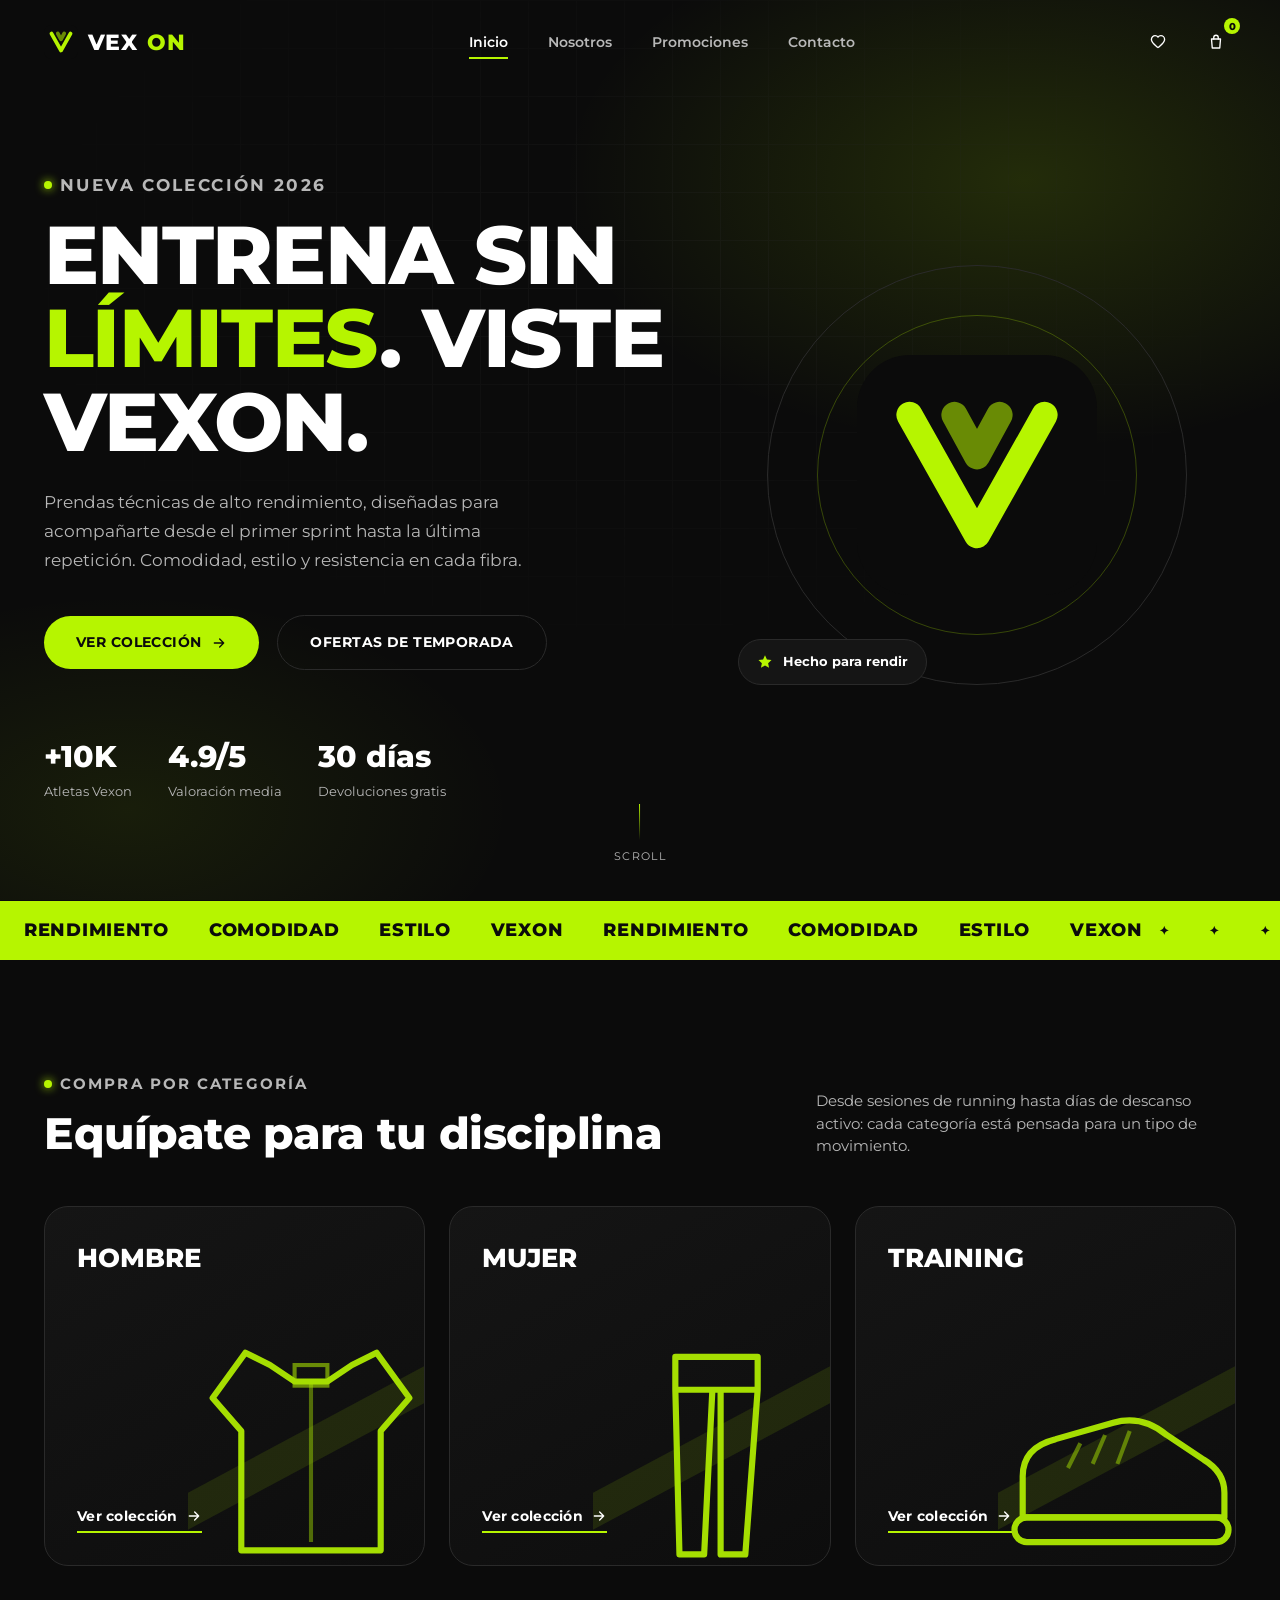
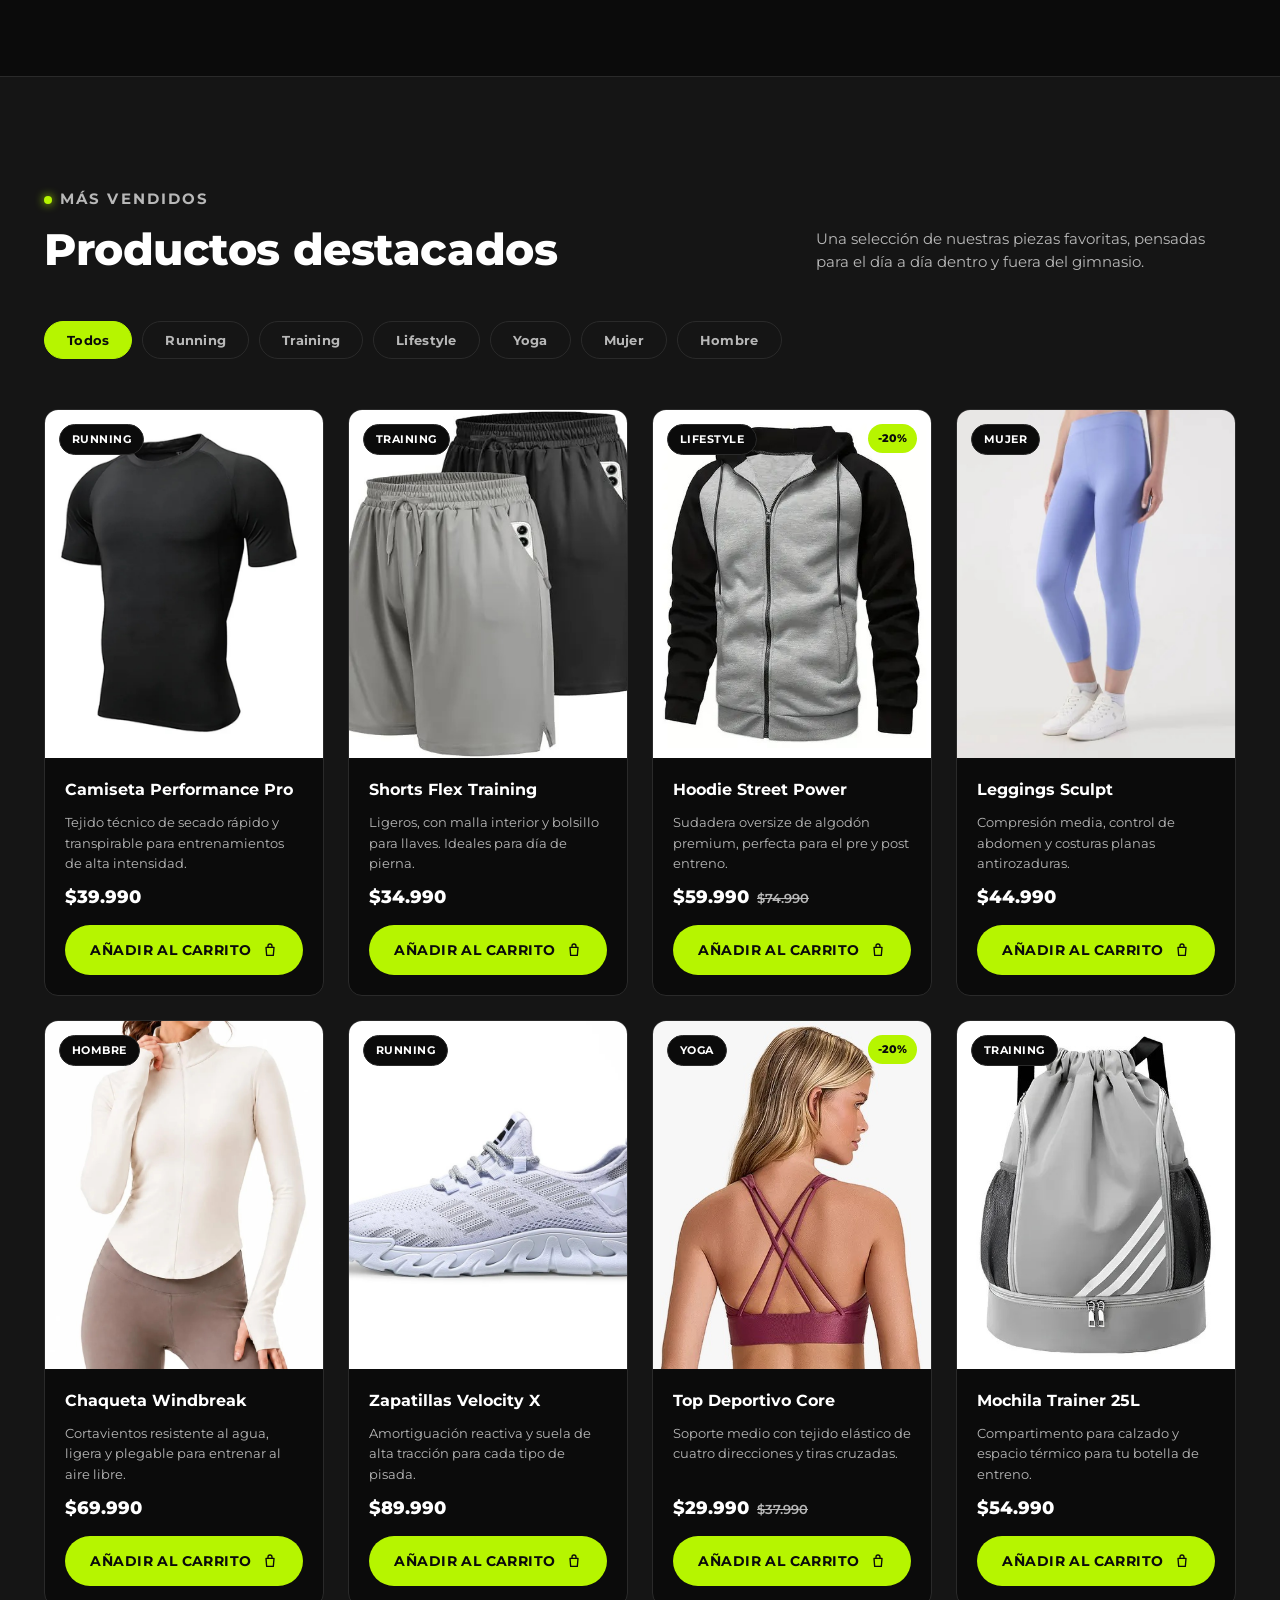
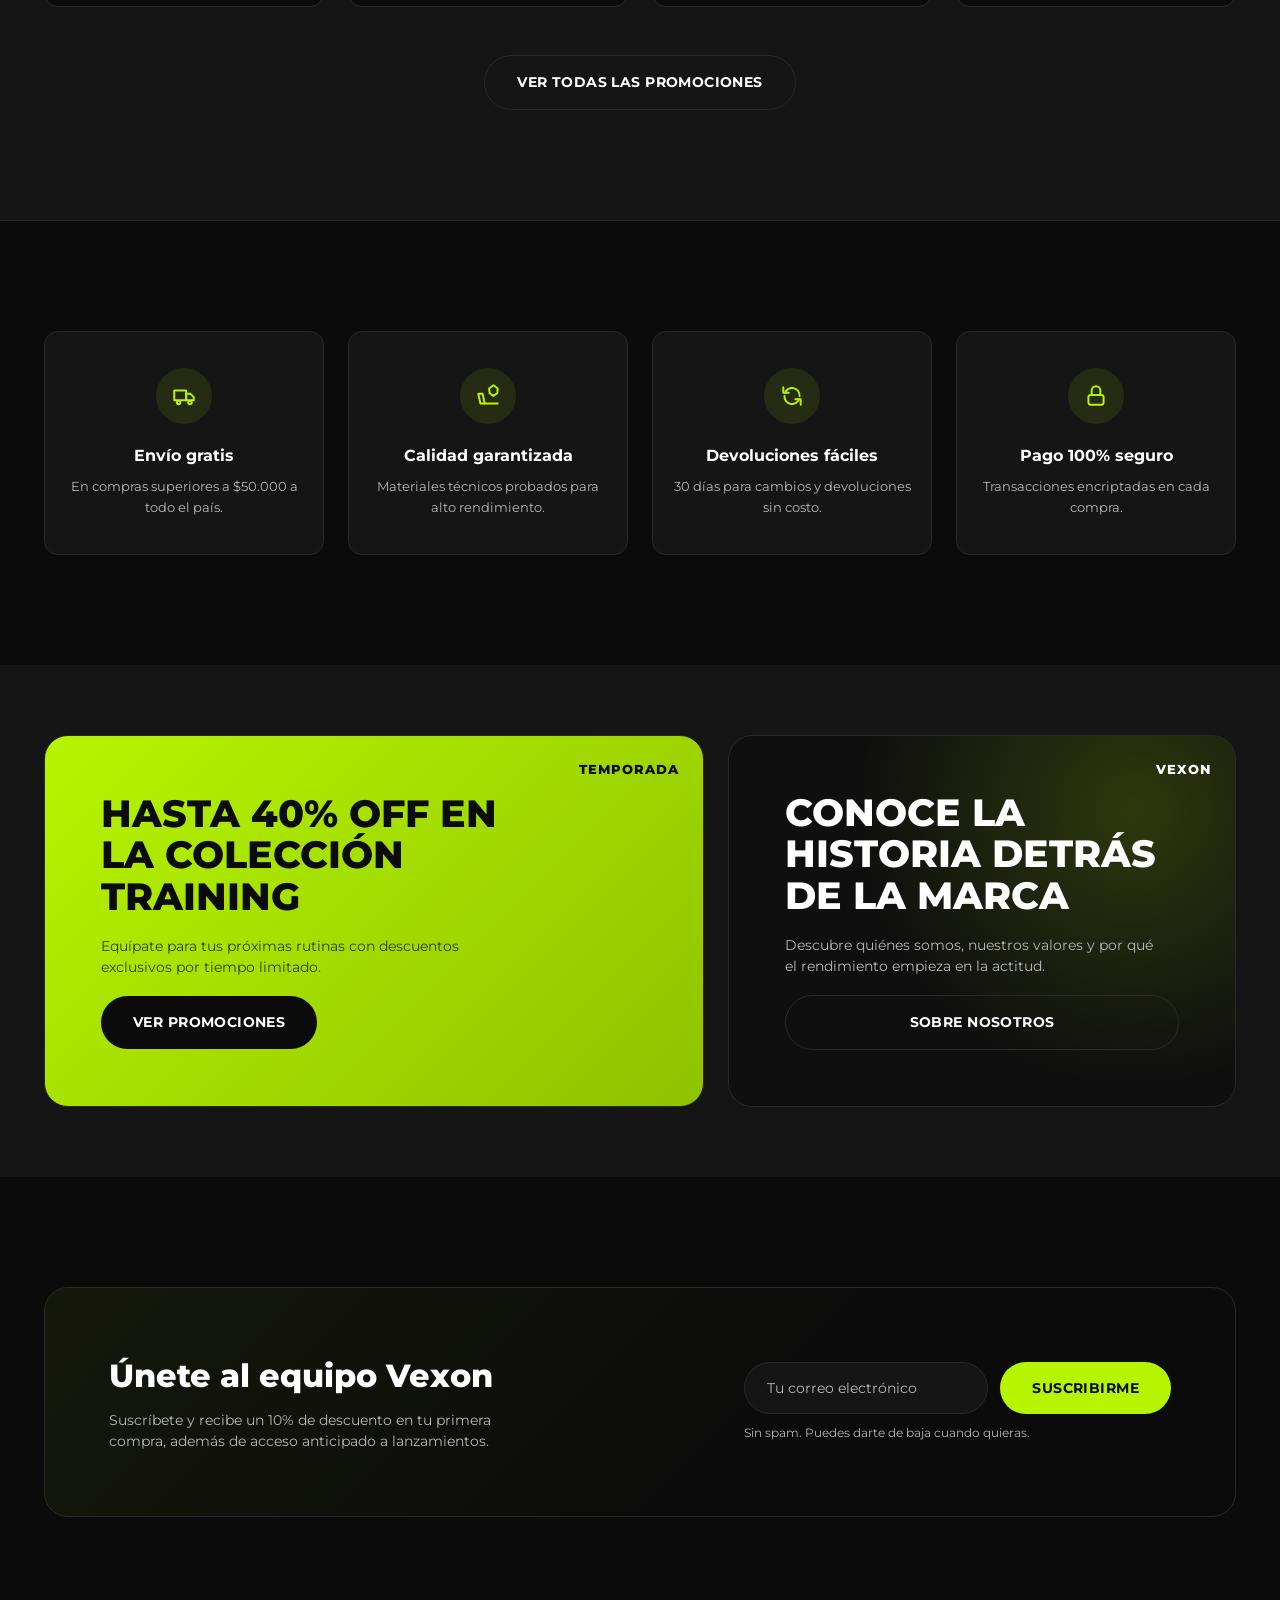
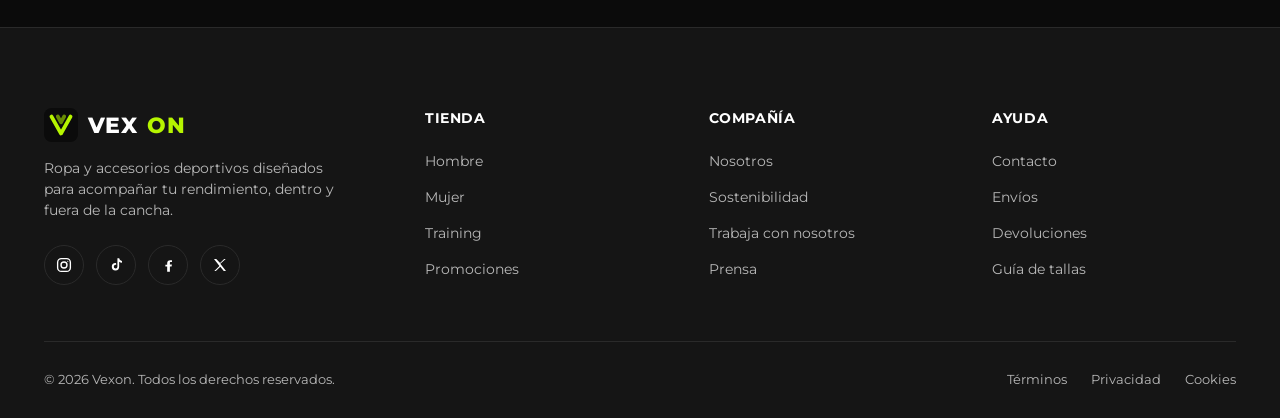
<file: index.html>
<!DOCTYPE html>
<html lang="es">
<head>
  <meta charset="UTF-8" />
  <meta name="viewport" content="width=device-width, initial-scale=1.0" />
  <title>Vexon | Ropa deportiva de alto rendimiento</title>
  <meta name="description" content="Vexon — ropa y accesorios deportivos diseñados para rendir al máximo. Running, training y lifestyle en una sola marca." />
  <link rel="icon" type="image/svg+xml" href="assets/icons/logo-mark.svg" />

  <link rel="preconnect" href="https://fonts.googleapis.com" />
  <link rel="preconnect" href="https://fonts.gstatic.com" crossorigin />
  <link href="https://fonts.googleapis.com/css2?family=Montserrat:wght@400;500;600;700;800&display=swap" rel="stylesheet" />

  <link rel="stylesheet" href="styles/index.css" />
  <link rel="stylesheet" href="styles/header.css" />
</head>
<body>

  <!-- ============================= HEADER ============================= -->
  <header class="header" id="header">
    <div class="container nav">
      <a href="#inicio" class="brand">
        <img src="assets/icons/logo-mark.svg" alt="" width="34" height="34" />
        VEX<span>ON</span>
      </a>

      <nav class="nav-links" id="navLinks">
        <a href="#inicio" class="is-active">Inicio</a>
        <a href="nosotros.html">Nosotros</a>
        <a href="promociones.html">Promociones</a>
        <a href="promociones.html#contacto">Contacto</a>
      </nav>

      <div class="nav-actions">
        <button class="icon-btn" id="wishlistHeaderBtn" aria-label="Favoritos" type="button">
          <svg viewBox="0 0 24 24" fill="none" stroke="currentColor" stroke-width="1.8" stroke-linecap="round" stroke-linejoin="round"><path d="M20.8 8.6c0 4-4.2 6.9-8.3 10.5-.3.3-.7.3-1 0C7.4 15.5 3.2 12.6 3.2 8.6 3.2 5.5 5.6 3.5 8.2 3.5c1.6 0 3 .8 3.8 2 .8-1.2 2.2-2 3.8-2 2.6 0 5 2 5 5.1Z"/></svg>
        </button>
        <button class="icon-btn" id="cartBtn" aria-label="Carrito de compras" type="button">
          <svg viewBox="0 0 24 24" fill="none" stroke="currentColor" stroke-width="1.8" stroke-linecap="round" stroke-linejoin="round"><path d="M6 8h12l-1 12H7L6 8Z"/><path d="M9 8V6a3 3 0 1 1 6 0v2"/></svg>
          <span class="cart-count" id="cartCount">0</span>
        </button>
        <button class="nav-toggle" id="navToggle" aria-label="Abrir menú" aria-expanded="false">
          <svg class="icon-open" viewBox="0 0 24 24" fill="none" stroke="currentColor" stroke-width="1.8" stroke-linecap="round"><path d="M3 6h18M3 12h18M3 18h18"/></svg>
          <svg class="icon-close" viewBox="0 0 24 24" fill="none" stroke="currentColor" stroke-width="1.8" stroke-linecap="round"><path d="M6 6l12 12M18 6 6 18"/></svg>
        </button>
      </div>
    </div>
  </header>

  <main>
    <!-- ============================= HERO ============================= -->
    <section id="inicio" class="hero">
      <div class="container hero-grid">
        <div class="hero-content">
          <p class="eyebrow">Nueva colección 2026</p>
          <h1>Entrena sin <em>límites</em>. Viste Vexon.</h1>
          <p>
            Prendas técnicas de alto rendimiento, diseñadas para acompañarte desde el
            primer sprint hasta la última repetición. Comodidad, estilo y resistencia
            en cada fibra.
          </p>

          <div class="hero-actions">
            <a href="#productos" class="btn btn-primary">
              Ver colección
              <svg viewBox="0 0 24 24" fill="none" stroke="currentColor" stroke-width="2" stroke-linecap="round" stroke-linejoin="round"><path d="M5 12h14M13 6l6 6-6 6"/></svg>
            </a>
            <a href="promociones.html" class="btn btn-outline">Ofertas de temporada</a>
          </div>

          <div class="hero-stats reveal">
            <div>
              <strong>+10K</strong>
              <span>Atletas Vexon</span>
            </div>
            <div>
              <strong>4.9/5</strong>
              <span>Valoración media</span>
            </div>
            <div>
              <strong>30 días</strong>
              <span>Devoluciones gratis</span>
            </div>
          </div>
        </div>

        <div class="hero-visual">
          <div class="glow-ring"></div>
          <div class="glow-ring"></div>
          <div class="hero-mark">
            <img src="assets/icons/logo-mark.svg" alt="Símbolo Vexon" />
          </div>
          <div class="hero-badge">
            <svg viewBox="0 0 24 24" fill="currentColor"><path d="M12 2l2.9 6.3 6.9.8-5.1 4.7 1.4 6.8L12 17.3 5.9 20.6l1.4-6.8-5.1-4.7 6.9-.8L12 2Z"/></svg>
            Hecho para rendir
          </div>
        </div>
      </div>

      <a href="#categorias" class="scroll-cue">
        <span class="line"></span>
        Scroll
      </a>
    </section>

    <!-- ============================= MARQUEE ============================= -->
    <div class="marquee">
      <div class="marquee-track" id="marqueeTrack">
        <span>Rendimiento <span>Comodidad <span>Estilo <span>Vexon <span>Rendimiento <span>Comodidad <span>Estilo <span>Vexon </span></span></span></span></span></span></span></span>
      </div>
    </div>

    <!-- ============================= CATEGORÍAS ============================= -->
    <section id="categorias" class="section categories">
      <div class="container">
        <div class="section-head reveal">
          <div>
            <p class="eyebrow">Compra por categoría</p>
            <h2>Equípate para tu disciplina</h2>
          </div>
          <p>Desde sesiones de running hasta días de descanso activo: cada categoría está pensada para un tipo de movimiento.</p>
        </div>

        <div class="category-grid">
          <article class="category-card reveal">
            <h3>Hombre</h3>
            <img class="category-icon" src="assets/images/product-jacket.svg" alt="" />
            <a href="#productos" class="text-link">
              Ver colección
              <svg viewBox="0 0 24 24" fill="none" stroke="currentColor" stroke-width="2" stroke-linecap="round" stroke-linejoin="round"><path d="M5 12h14M13 6l6 6-6 6"/></svg>
            </a>
          </article>

          <article class="category-card reveal">
            <h3>Mujer</h3>
            <img class="category-icon" src="assets/images/product-leggings.svg" alt="" />
            <a href="#productos" class="text-link">
              Ver colección
              <svg viewBox="0 0 24 24" fill="none" stroke="currentColor" stroke-width="2" stroke-linecap="round" stroke-linejoin="round"><path d="M5 12h14M13 6l6 6-6 6"/></svg>
            </a>
          </article>

          <article class="category-card reveal">
            <h3>Training</h3>
            <img class="category-icon" src="assets/images/product-sneakers.svg" alt="" />
            <a href="#productos" class="text-link">
              Ver colección
              <svg viewBox="0 0 24 24" fill="none" stroke="currentColor" stroke-width="2" stroke-linecap="round" stroke-linejoin="round"><path d="M5 12h14M13 6l6 6-6 6"/></svg>
            </a>
          </article>
        </div>
      </div>
    </section>

    <!-- ============================= PRODUCTOS ============================= -->
    <section id="productos" class="section products">
      <div class="container">
        <div class="section-head reveal">
          <div>
            <p class="eyebrow">Más vendidos</p>
            <h2>Productos destacados</h2>
          </div>
          <p>Una selección de nuestras piezas favoritas, pensadas para el día a día dentro y fuera del gimnasio.</p>
        </div>

        <div class="filter-tabs reveal" id="filterTabs">
          <button type="button" class="is-active" data-filter="Todos">Todos</button>
          <button type="button" data-filter="Running">Running</button>
          <button type="button" data-filter="Training">Training</button>
          <button type="button" data-filter="Lifestyle">Lifestyle</button>
          <button type="button" data-filter="Yoga">Yoga</button>
          <button type="button" data-filter="Mujer">Mujer</button>
          <button type="button" data-filter="Hombre">Hombre</button>
        </div>

        <div class="product-grid" id="productGrid">

          <!-- Producto 1 -->
          <article class="product-card reveal" data-category="Running">
            <div class="product-media">
              <span class="product-tag">Running</span>
              <img src="assets/images/camisa.jpeg" alt="Camiseta Performance Pro" />
              <button class="product-wishlist" type="button" aria-label="Agregar a favoritos">
                <svg viewBox="0 0 24 24" fill="none" stroke="currentColor" stroke-width="1.8" stroke-linecap="round" stroke-linejoin="round"><path d="M20.8 8.6c0 4-4.2 6.9-8.3 10.5-.3.3-.7.3-1 0C7.4 15.5 3.2 12.6 3.2 8.6 3.2 5.5 5.6 3.5 8.2 3.5c1.6 0 3 .8 3.8 2 .8-1.2 2.2-2 3.8-2 2.6 0 5 2 5 5.1Z"/></svg>
              </button>
            </div>
            <div class="product-info">
              <h3>Camiseta Performance Pro</h3>
              <p>Tejido técnico de secado rápido y transpirable para entrenamientos de alta intensidad.</p>
              <div class="product-price"><span>$39.990</span></div>
              <button class="btn btn-primary btn-block btn-add">
                Añadir al carrito
                <svg viewBox="0 0 24 24" fill="none" stroke="currentColor" stroke-width="2" stroke-linecap="round" stroke-linejoin="round"><path d="M6 8h12l-1 12H7L6 8Z"/><path d="M9 8V6a3 3 0 1 1 6 0v2"/></svg>
              </button>
            </div>
          </article>

          <!-- Producto 2 -->
          <article class="product-card reveal" data-category="Training">
            <div class="product-media">
              <span class="product-tag">Training</span>
              <img src="assets/images/shorts.jpeg" alt="Shorts Flex Training" />
              <button class="product-wishlist" type="button" aria-label="Agregar a favoritos">
                <svg viewBox="0 0 24 24" fill="none" stroke="currentColor" stroke-width="1.8" stroke-linecap="round" stroke-linejoin="round"><path d="M20.8 8.6c0 4-4.2 6.9-8.3 10.5-.3.3-.7.3-1 0C7.4 15.5 3.2 12.6 3.2 8.6 3.2 5.5 5.6 3.5 8.2 3.5c1.6 0 3 .8 3.8 2 .8-1.2 2.2-2 3.8-2 2.6 0 5 2 5 5.1Z"/></svg>
              </button>
            </div>
            <div class="product-info">
              <h3>Shorts Flex Training</h3>
              <p>Ligeros, con malla interior y bolsillo para llaves. Ideales para día de pierna.</p>
              <div class="product-price"><span>$34.990</span></div>
              <button class="btn btn-primary btn-block btn-add">
                Añadir al carrito
                <svg viewBox="0 0 24 24" fill="none" stroke="currentColor" stroke-width="2" stroke-linecap="round" stroke-linejoin="round"><path d="M6 8h12l-1 12H7L6 8Z"/><path d="M9 8V6a3 3 0 1 1 6 0v2"/></svg>
              </button>
            </div>
          </article>

          <!-- Producto 3 -->
          <article class="product-card reveal" data-category="Lifestyle">
            <div class="product-media">
              <span class="product-tag">Lifestyle</span>
              <span class="product-discount">-20%</span>
              <img src="assets/images/sudadera.jpeg" alt="Hoodie Street Power" />
              <button class="product-wishlist" type="button" aria-label="Agregar a favoritos">
                <svg viewBox="0 0 24 24" fill="none" stroke="currentColor" stroke-width="1.8" stroke-linecap="round" stroke-linejoin="round"><path d="M20.8 8.6c0 4-4.2 6.9-8.3 10.5-.3.3-.7.3-1 0C7.4 15.5 3.2 12.6 3.2 8.6 3.2 5.5 5.6 3.5 8.2 3.5c1.6 0 3 .8 3.8 2 .8-1.2 2.2-2 3.8-2 2.6 0 5 2 5 5.1Z"/></svg>
              </button>
            </div>
            <div class="product-info">
              <h3>Hoodie Street Power</h3>
              <p>Sudadera oversize de algodón premium, perfecta para el pre y post entreno.</p>
              <div class="product-price">
                <span>$59.990</span>
                <span class="old-price">$74.990</span>
              </div>
              <button class="btn btn-primary btn-block btn-add">
                Añadir al carrito
                <svg viewBox="0 0 24 24" fill="none" stroke="currentColor" stroke-width="2" stroke-linecap="round" stroke-linejoin="round"><path d="M6 8h12l-1 12H7L6 8Z"/><path d="M9 8V6a3 3 0 1 1 6 0v2"/></svg>
              </button>
            </div>
          </article>

          <!-- Producto 4 -->
          <article class="product-card reveal" data-category="Mujer">
            <div class="product-media">
              <span class="product-tag">Mujer</span>
              <img src="assets/images/pants.jpeg" alt="Leggings Sculpt" />
              <button class="product-wishlist" type="button" aria-label="Agregar a favoritos">
                <svg viewBox="0 0 24 24" fill="none" stroke="currentColor" stroke-width="1.8" stroke-linecap="round" stroke-linejoin="round"><path d="M20.8 8.6c0 4-4.2 6.9-8.3 10.5-.3.3-.7.3-1 0C7.4 15.5 3.2 12.6 3.2 8.6 3.2 5.5 5.6 3.5 8.2 3.5c1.6 0 3 .8 3.8 2 .8-1.2 2.2-2 3.8-2 2.6 0 5 2 5 5.1Z"/></svg>
              </button>
            </div>
            <div class="product-info">
              <h3>Leggings Sculpt</h3>
              <p>Compresión media, control de abdomen y costuras planas antirozaduras.</p>
              <div class="product-price"><span>$44.990</span></div>
              <button class="btn btn-primary btn-block btn-add">
                Añadir al carrito
                <svg viewBox="0 0 24 24" fill="none" stroke="currentColor" stroke-width="2" stroke-linecap="round" stroke-linejoin="round"><path d="M6 8h12l-1 12H7L6 8Z"/><path d="M9 8V6a3 3 0 1 1 6 0v2"/></svg>
              </button>
            </div>
          </article>

          <!-- Producto 5 -->
          <article class="product-card reveal" data-category="Hombre">
            <div class="product-media">
              <span class="product-tag">Hombre</span>
              <img src="assets/images/sudadera-mujer.jpeg" alt="Chaqueta Windbreak" />
              <button class="product-wishlist" type="button" aria-label="Agregar a favoritos">
                <svg viewBox="0 0 24 24" fill="none" stroke="currentColor" stroke-width="1.8" stroke-linecap="round" stroke-linejoin="round"><path d="M20.8 8.6c0 4-4.2 6.9-8.3 10.5-.3.3-.7.3-1 0C7.4 15.5 3.2 12.6 3.2 8.6 3.2 5.5 5.6 3.5 8.2 3.5c1.6 0 3 .8 3.8 2 .8-1.2 2.2-2 3.8-2 2.6 0 5 2 5 5.1Z"/></svg>
              </button>
            </div>
            <div class="product-info">
              <h3>Chaqueta Windbreak</h3>
              <p>Cortavientos resistente al agua, ligera y plegable para entrenar al aire libre.</p>
              <div class="product-price"><span>$69.990</span></div>
              <button class="btn btn-primary btn-block btn-add">
                Añadir al carrito
                <svg viewBox="0 0 24 24" fill="none" stroke="currentColor" stroke-width="2" stroke-linecap="round" stroke-linejoin="round"><path d="M6 8h12l-1 12H7L6 8Z"/><path d="M9 8V6a3 3 0 1 1 6 0v2"/></svg>
              </button>
            </div>
          </article>

          <!-- Producto 6 -->
          <article class="product-card reveal" data-category="Running">
            <div class="product-media">
              <span class="product-tag">Running</span>
              <img src="assets/images/tenis.jpeg" alt="Zapatillas Velocity X" />
              <button class="product-wishlist" type="button" aria-label="Agregar a favoritos">
                <svg viewBox="0 0 24 24" fill="none" stroke="currentColor" stroke-width="1.8" stroke-linecap="round" stroke-linejoin="round"><path d="M20.8 8.6c0 4-4.2 6.9-8.3 10.5-.3.3-.7.3-1 0C7.4 15.5 3.2 12.6 3.2 8.6 3.2 5.5 5.6 3.5 8.2 3.5c1.6 0 3 .8 3.8 2 .8-1.2 2.2-2 3.8-2 2.6 0 5 2 5 5.1Z"/></svg>
              </button>
            </div>
            <div class="product-info">
              <h3>Zapatillas Velocity X</h3>
              <p>Amortiguación reactiva y suela de alta tracción para cada tipo de pisada.</p>
              <div class="product-price"><span>$89.990</span></div>
              <button class="btn btn-primary btn-block btn-add">
                Añadir al carrito
                <svg viewBox="0 0 24 24" fill="none" stroke="currentColor" stroke-width="2" stroke-linecap="round" stroke-linejoin="round"><path d="M6 8h12l-1 12H7L6 8Z"/><path d="M9 8V6a3 3 0 1 1 6 0v2"/></svg>
              </button>
            </div>
          </article>

          <!-- Producto 7 -->
          <article class="product-card reveal" data-category="Yoga">
            <div class="product-media">
              <span class="product-tag">Yoga</span>
              <span class="product-discount">-20%</span>
              <img src="assets/images/top.jpeg" alt="Top Deportivo Core" />
              <button class="product-wishlist" type="button" aria-label="Agregar a favoritos">
                <svg viewBox="0 0 24 24" fill="none" stroke="currentColor" stroke-width="1.8" stroke-linecap="round" stroke-linejoin="round"><path d="M20.8 8.6c0 4-4.2 6.9-8.3 10.5-.3.3-.7.3-1 0C7.4 15.5 3.2 12.6 3.2 8.6 3.2 5.5 5.6 3.5 8.2 3.5c1.6 0 3 .8 3.8 2 .8-1.2 2.2-2 3.8-2 2.6 0 5 2 5 5.1Z"/></svg>
              </button>
            </div>
            <div class="product-info">
              <h3>Top Deportivo Core</h3>
              <p>Soporte medio con tejido elástico de cuatro direcciones y tiras cruzadas.</p>
              <div class="product-price">
                <span>$29.990</span>
                <span class="old-price">$37.990</span>
              </div>
              <button class="btn btn-primary btn-block btn-add">
                Añadir al carrito
                <svg viewBox="0 0 24 24" fill="none" stroke="currentColor" stroke-width="2" stroke-linecap="round" stroke-linejoin="round"><path d="M6 8h12l-1 12H7L6 8Z"/><path d="M9 8V6a3 3 0 1 1 6 0v2"/></svg>
              </button>
            </div>
          </article>

          <!-- Producto 8 -->
          <article class="product-card reveal" data-category="Training">
            <div class="product-media">
              <span class="product-tag">Training</span>
              <img src="assets/images/mochila.jpeg" alt="Mochila Trainer 25L" />
              <button class="product-wishlist" type="button" aria-label="Agregar a favoritos">
                <svg viewBox="0 0 24 24" fill="none" stroke="currentColor" stroke-width="1.8" stroke-linecap="round" stroke-linejoin="round"><path d="M20.8 8.6c0 4-4.2 6.9-8.3 10.5-.3.3-.7.3-1 0C7.4 15.5 3.2 12.6 3.2 8.6 3.2 5.5 5.6 3.5 8.2 3.5c1.6 0 3 .8 3.8 2 .8-1.2 2.2-2 3.8-2 2.6 0 5 2 5 5.1Z"/></svg>
              </button>
            </div>
            <div class="product-info">
              <h3>Mochila Trainer 25L</h3>
              <p>Compartimento para calzado y espacio térmico para tu botella de entreno.</p>
              <div class="product-price"><span>$54.990</span></div>
              <button class="btn btn-primary btn-block btn-add">
                Añadir al carrito
                <svg viewBox="0 0 24 24" fill="none" stroke="currentColor" stroke-width="2" stroke-linecap="round" stroke-linejoin="round"><path d="M6 8h12l-1 12H7L6 8Z"/><path d="M9 8V6a3 3 0 1 1 6 0v2"/></svg>
              </button>
            </div>
          </article>

        </div>

        <div class="products-footer">
          <a href="promociones.html" class="btn btn-outline">Ver todas las promociones</a>
        </div>
      </div>
    </section>

    <!-- ============================= BENEFICIOS ============================= -->
    <section id="beneficios" class="section benefits">
      <div class="container">
        <div class="benefits-grid">
          <div class="benefit-card reveal">
            <div class="benefit-icon">
              <svg viewBox="0 0 24 24" fill="none" stroke="currentColor" stroke-width="1.8" stroke-linecap="round" stroke-linejoin="round"><path d="M3 7h11v9H3V7Z"/><path d="M14 10h4l3 3v3h-7v-6Z"/><circle cx="7" cy="18" r="1.6"/><circle cx="17.5" cy="18" r="1.6"/></svg>
            </div>
            <h3>Envío gratis</h3>
            <p>En compras superiores a $50.000 a todo el país.</p>
          </div>

          <div class="benefit-card reveal">
            <div class="benefit-icon">
              <svg viewBox="0 0 24 24" fill="none" stroke="currentColor" stroke-width="1.8" stroke-linecap="round" stroke-linejoin="round"><path d="M17 2.1 21 5l-.5 4.5-3.5 2.4-3.5-2.4L13 5l4-2.9Z"/><path d="M3 10h4l2 9H5l-2-9Z"/><path d="M9 19h12"/></svg>
            </div>
            <h3>Calidad garantizada</h3>
            <p>Materiales técnicos probados para alto rendimiento.</p>
          </div>

          <div class="benefit-card reveal">
            <div class="benefit-icon">
              <svg viewBox="0 0 24 24" fill="none" stroke="currentColor" stroke-width="1.8" stroke-linecap="round" stroke-linejoin="round"><path d="M4 4v5h5"/><path d="M20 20v-5h-5"/><path d="M5.5 9A7 7 0 0 1 19 12M18.5 15A7 7 0 0 1 5 12"/></svg>
            </div>
            <h3>Devoluciones fáciles</h3>
            <p>30 días para cambios y devoluciones sin costo.</p>
          </div>

          <div class="benefit-card reveal">
            <div class="benefit-icon">
              <svg viewBox="0 0 24 24" fill="none" stroke="currentColor" stroke-width="1.8" stroke-linecap="round" stroke-linejoin="round"><rect x="5" y="11" width="14" height="9" rx="2"/><path d="M8 11V7a4 4 0 1 1 8 0v4"/></svg>
            </div>
            <h3>Pago 100% seguro</h3>
            <p>Transacciones encriptadas en cada compra.</p>
          </div>
        </div>
      </div>
    </section>

    <!-- ============================= PROMO ============================= -->
    <section id="promo" class="section-tight promo">
      <div class="container">
        <div class="promo-grid">
          <div class="promo-card is-accent reveal">
            <span class="promo-tag">Temporada</span>
            <h3>Hasta 40% OFF en la colección Training</h3>
            <p>Equípate para tus próximas rutinas con descuentos exclusivos por tiempo limitado.</p>
            <a href="promociones.html" class="btn btn-dark">Ver promociones</a>
          </div>

          <div class="promo-card is-dark reveal">
            <span class="promo-tag">Vexon</span>
            <h3>Conoce la historia detrás de la marca</h3>
            <p>Descubre quiénes somos, nuestros valores y por qué el rendimiento empieza en la actitud.</p>
            <a href="nosotros.html" class="btn btn-outline">Sobre nosotros</a>
          </div>
        </div>
      </div>
    </section>

    <!-- ============================= NEWSLETTER ============================= -->
    <section id="newsletter" class="section newsletter">
      <div class="container">
        <div class="newsletter-box reveal">
          <div class="newsletter-copy">
            <h2>Únete al equipo Vexon</h2>
            <p>Suscríbete y recibe un 10% de descuento en tu primera compra, además de acceso anticipado a lanzamientos.</p>
          </div>

          <div>
            <form class="newsletter-form" id="newsletterForm">
              <input type="email" placeholder="Tu correo electrónico" required aria-label="Correo electrónico" />
              <button type="submit" class="btn btn-primary">Suscribirme</button>
            </form>
            <p class="newsletter-note" id="newsletterNote">Sin spam. Puedes darte de baja cuando quieras.</p>
          </div>
        </div>
      </div>
    </section>
  </main>

  <!-- ============================= FOOTER ============================= -->
  <footer class="footer">
    <div class="container">
      <div class="footer-grid">
        <div class="footer-brand">
          <a href="#inicio" class="brand">
            <img src="assets/icons/logo-mark.svg" alt="" width="34" height="34" />
            VEX<span>ON</span>
          </a>
          <p>Ropa y accesorios deportivos diseñados para acompañar tu rendimiento, dentro y fuera de la cancha.</p>
          <div class="social-row">
            <a class="icon-btn" href="#" aria-label="Instagram">
              <svg viewBox="0 0 24 24" fill="none" stroke="currentColor" stroke-width="1.8"><rect x="3.5" y="3.5" width="17" height="17" rx="5"/><circle cx="12" cy="12" r="4"/><circle cx="17" cy="7" r="0.8" fill="currentColor" stroke="none"/></svg>
            </a>
            <a class="icon-btn" href="#" aria-label="TikTok">
              <svg viewBox="0 0 24 24" fill="currentColor"><path d="M14 3h2.3c.3 1.8 1.6 3.3 3.7 3.5v2.4c-1.4 0-2.7-.4-3.8-1.2v6.6a4.9 4.9 0 1 1-4.9-4.9c.3 0 .6 0 .9.1v2.5a2.4 2.4 0 1 0 1.7 2.3V3Z"/></svg>
            </a>
            <a class="icon-btn" href="#" aria-label="Facebook">
              <svg viewBox="0 0 24 24" fill="currentColor"><path d="M14.5 21v-7h2.3l.4-2.7h-2.7V9.4c0-.8.2-1.3 1.4-1.3h1.4V5.7c-.6-.1-1.5-.2-2.4-.2-2.4 0-4 1.5-4 4.1v2.2H8.5V14h2.4v7h3.6Z"/></svg>
            </a>
            <a class="icon-btn" href="#" aria-label="X / Twitter">
              <svg viewBox="0 0 24 24" fill="currentColor"><path d="M4 4l7.3 9.2L4.4 20h2.1l5.9-5.8L17 20h3l-7.6-9.6L19.6 4h-2.1l-5.4 5.3L7 4H4Z"/></svg>
            </a>
          </div>
        </div>

        <div class="footer-col">
          <h4>Tienda</h4>
          <ul>
            <li><a href="#categorias">Hombre</a></li>
            <li><a href="#categorias">Mujer</a></li>
            <li><a href="#productos">Training</a></li>
            <li><a href="promociones.html">Promociones</a></li>
          </ul>
        </div>

        <div class="footer-col">
          <h4>Compañía</h4>
          <ul>
            <li><a href="nosotros.html">Nosotros</a></li>
            <li><a href="nosotros.html">Sostenibilidad</a></li>
            <li><a href="contacto.html">Trabaja con nosotros</a></li>
            <li><a href="contacto.html">Prensa</a></li>
          </ul>
        </div>

        <div class="footer-col">
          <h4>Ayuda</h4>
          <ul>
            <li><a href="contacto.html">Contacto</a></li>
            <li><a href="contacto.html">Envíos</a></li>
            <li><a href="contacto.html">Devoluciones</a></li>
            <li><a href="contacto.html">Guía de tallas</a></li>
          </ul>
        </div>
      </div>

      <div class="footer-bottom">
        <p>&copy; <span id="year"></span> Vexon. Todos los derechos reservados.</p>
        <div class="footer-legal">
          <a href="contacto.html">Términos</a>
          <a href="contacto.html">Privacidad</a>
          <a href="contacto.html">Cookies</a>
        </div>
      </div>
    </div>
  </footer>

  <script src="scripts/header.js"></script>
  <script>
    // ---------- Animación al hacer scroll (reveal) ----------
    const revealEls = document.querySelectorAll('.reveal');
    if ('IntersectionObserver' in window) {
      const observer = new IntersectionObserver(
        (entries) => {
          entries.forEach((entry) => {
            if (entry.isIntersecting) {
              entry.target.classList.add('is-visible');
              observer.unobserve(entry.target);
            }
          });
        },
        { threshold: 0.15 }
      );
      revealEls.forEach((el) => observer.observe(el));
    } else {
      revealEls.forEach((el) => el.classList.add('is-visible'));
    }

    // ---------- Filtro de productos ----------
    const filterTabs = document.getElementById('filterTabs');
    const productCards = document.querySelectorAll('#productGrid .product-card');

    filterTabs.addEventListener('click', (e) => {
      const btn = e.target.closest('button');
      if (!btn) return;

      filterTabs.querySelectorAll('button').forEach((b) => b.classList.remove('is-active'));
      btn.classList.add('is-active');

      const filter = btn.dataset.filter;
      productCards.forEach((card) => {
        const match = filter === 'Todos' || card.dataset.category === filter;
        card.style.display = match ? '' : 'none';
      });
    });

    // ---------- Favoritos ----------
    document.querySelectorAll('.product-wishlist').forEach((btn) => {
      btn.addEventListener('click', () => btn.classList.toggle('is-active'));
    });

    // ---------- Carrito (feedback visual) ----------
    const cartCount = document.getElementById('cartCount');
    let totalItems = 0;

    document.querySelectorAll('.btn-add').forEach((btn) => {
      const originalHTML = btn.innerHTML;
      btn.addEventListener('click', () => {
        totalItems += 1;
        cartCount.textContent = totalItems;

        btn.innerHTML = 'Añadido ✓';
        btn.disabled = true;
        setTimeout(() => {
          btn.innerHTML = originalHTML;
          btn.disabled = false;
        }, 1200);
      });
    });

    // ---------- Newsletter ----------
    const newsletterForm = document.getElementById('newsletterForm');
    const newsletterNote = document.getElementById('newsletterNote');

    newsletterForm.addEventListener('submit', (e) => {
      e.preventDefault();
      newsletterNote.textContent = '¡Listo! Revisa tu correo para confirmar la suscripción.';
      newsletterNote.classList.add('is-success');
      newsletterForm.reset();
    });

    // ---------- Año dinámico ----------
    document.getElementById('year').textContent = new Date().getFullYear();
  </script>
</body>
</html>
</file>
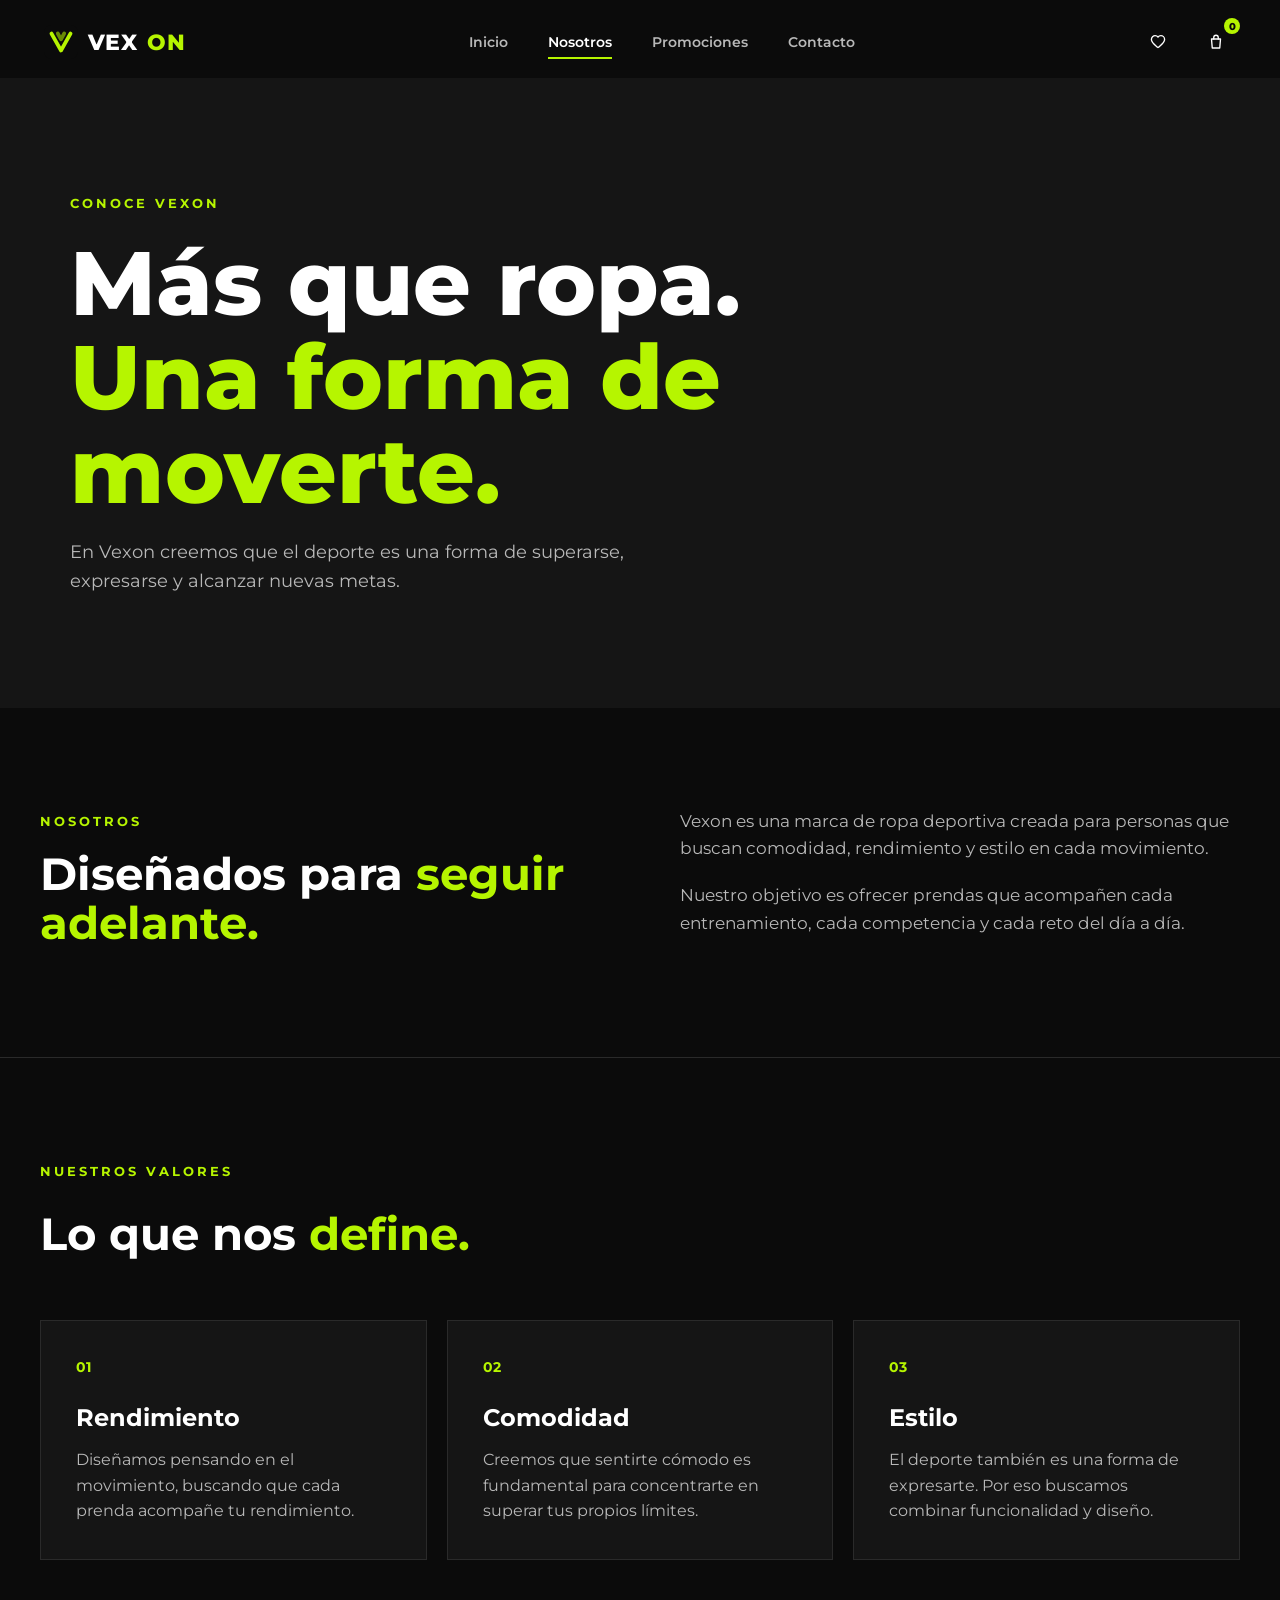
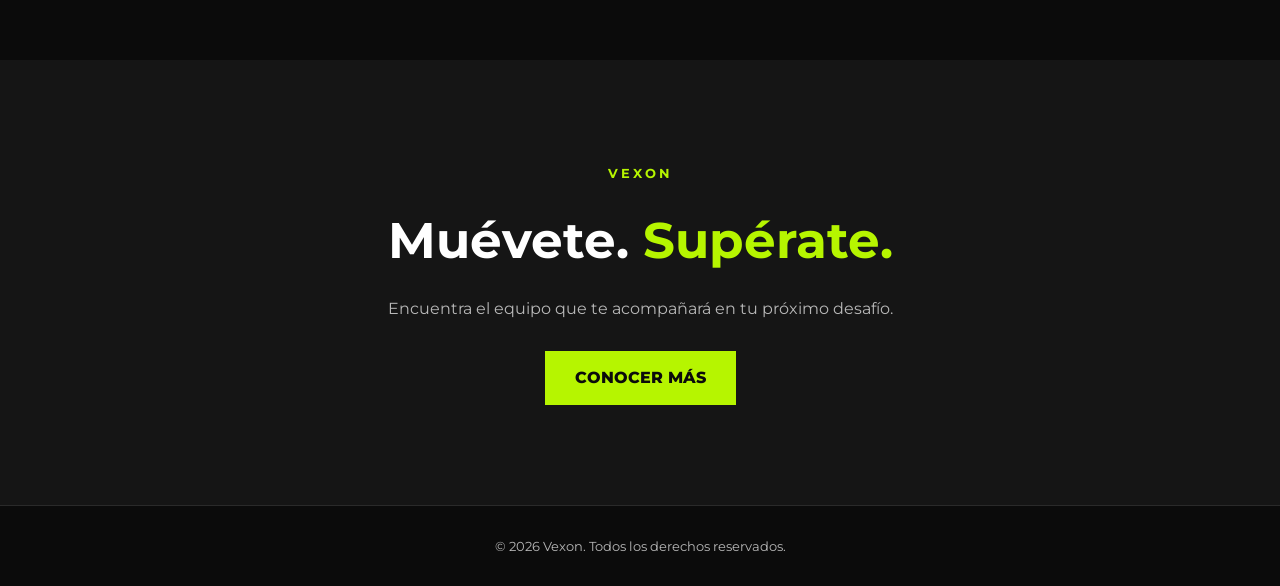
<file: nosotros.html>
<!DOCTYPE html>
<html lang="es">
<head>
    <meta charset="UTF-8">
    <meta name="viewport" content="width=device-width, initial-scale=1.0">

    <title>Nosotros | Vexon</title>

    <link rel="preconnect" href="https://fonts.googleapis.com">
    <link rel="preconnect" href="https://fonts.gstatic.com" crossorigin>

    <link href="https://fonts.googleapis.com/css2?family=Montserrat:wght@400;500;600;700;800&display=swap" rel="stylesheet">

    <link rel="stylesheet" href="styles/nosotros.css">
    <link rel="stylesheet" href="styles/header.css">
</head>

<body>

  <header class="header" id="header">
    <div class="container nav">
      <a href="index.html" class="brand">
        <img src="assets/icons/logo-mark.svg" alt="" width="34" height="34" />
        VEX<span>ON</span>
      </a>

      <nav class="nav-links" id="navLinks">
        <a href="index.html">Inicio</a>
        <a href="nosotros.html" class="is-active">Nosotros</a>
        <a href="promociones.html">Promociones</a>
        <a href="promociones.html#contacto">Contacto</a>
      </nav>

      <div class="nav-actions">
        <button class="icon-btn" id="wishlistHeaderBtn" aria-label="Favoritos" type="button">
          <svg viewBox="0 0 24 24" fill="none" stroke="currentColor" stroke-width="1.8" stroke-linecap="round" stroke-linejoin="round"><path d="M20.8 8.6c0 4-4.2 6.9-8.3 10.5-.3.3-.7.3-1 0C7.4 15.5 3.2 12.6 3.2 8.6 3.2 5.5 5.6 3.5 8.2 3.5c1.6 0 3 .8 3.8 2 .8-1.2 2.2-2 3.8-2 2.6 0 5 2 5 5.1Z"/></svg>
        </button>
        <button class="icon-btn" id="cartBtn" aria-label="Carrito de compras" type="button">
          <svg viewBox="0 0 24 24" fill="none" stroke="currentColor" stroke-width="1.8" stroke-linecap="round" stroke-linejoin="round"><path d="M6 8h12l-1 12H7L6 8Z"/><path d="M9 8V6a3 3 0 1 1 6 0v2"/></svg>
          <span class="cart-count" id="cartCount">0</span>
        </button>
        <button class="nav-toggle" id="navToggle" aria-label="Abrir menú" aria-expanded="false">
          <svg class="icon-open" viewBox="0 0 24 24" fill="none" stroke="currentColor" stroke-width="1.8" stroke-linecap="round"><path d="M3 6h18M3 12h18M3 18h18"/></svg>
          <svg class="icon-close" viewBox="0 0 24 24" fill="none" stroke="currentColor" stroke-width="1.8" stroke-linecap="round"><path d="M6 6l12 12M18 6 6 18"/></svg>
        </button>
      </div>
    </div>
  </header>


    <main>

        <section class="hero">

            <div class="hero-content">

                <span class="subtitle">CONOCE VEXON</span>

                <h1>
                    Más que ropa.
                    <span>Una forma de moverte.</span>
                </h1>

                <p>
                    En Vexon creemos que el deporte es una forma de
                    superarse, expresarse y alcanzar nuevas metas.
                </p>

            </div>

        </section>


        <section class="about">

            <div class="about-content">

                <div class="about-title">
                    <span class="subtitle">NOSOTROS</span>

                    <h2>
                        Diseñados para
                        <span>seguir adelante.</span>
                    </h2>
                </div>

                <div class="about-text">

                    <p>
                        Vexon es una marca de ropa deportiva creada
                        para personas que buscan comodidad, rendimiento
                        y estilo en cada movimiento.
                    </p>

                    <p>
                        Nuestro objetivo es ofrecer prendas que
                        acompañen cada entrenamiento, cada competencia
                        y cada reto del día a día.
                    </p>

                </div>

            </div>

        </section>


        <section class="values">

            <div class="section-heading">

                <span class="subtitle">NUESTROS VALORES</span>

                <h2>
                    Lo que nos <span>define.</span>
                </h2>

            </div>


            <div class="values-grid">

                <article class="value-card">

                    <div class="value-number">01</div>

                    <h3>Rendimiento</h3>

                    <p>
                        Diseñamos pensando en el movimiento,
                        buscando que cada prenda acompañe
                        tu rendimiento.
                    </p>

                </article>


                <article class="value-card">

                    <div class="value-number">02</div>

                    <h3>Comodidad</h3>

                    <p>
                        Creemos que sentirte cómodo es
                        fundamental para concentrarte en
                        superar tus propios límites.
                    </p>

                </article>


                <article class="value-card">

                    <div class="value-number">03</div>

                    <h3>Estilo</h3>

                    <p>
                        El deporte también es una forma de
                        expresarte. Por eso buscamos combinar
                        funcionalidad y diseño.
                    </p>

                </article>

            </div>

        </section>


        <section class="cta">

            <div>

                <span class="subtitle">VEXON</span>

                <h2>
                    Muévete.
                    <span>Supérate.</span>
                </h2>

                <p>
                    Encuentra el equipo que te acompañará
                    en tu próximo desafío.
                </p>

                <a href="index.html" class="button">
                    CONOCER MÁS
                </a>

            </div>

        </section>

    </main>


    <footer>

        <p>© 2026 Vexon. Todos los derechos reservados.</p>

    </footer>

    <script src="scripts/header.js"></script>
</body>
</html>
</file>
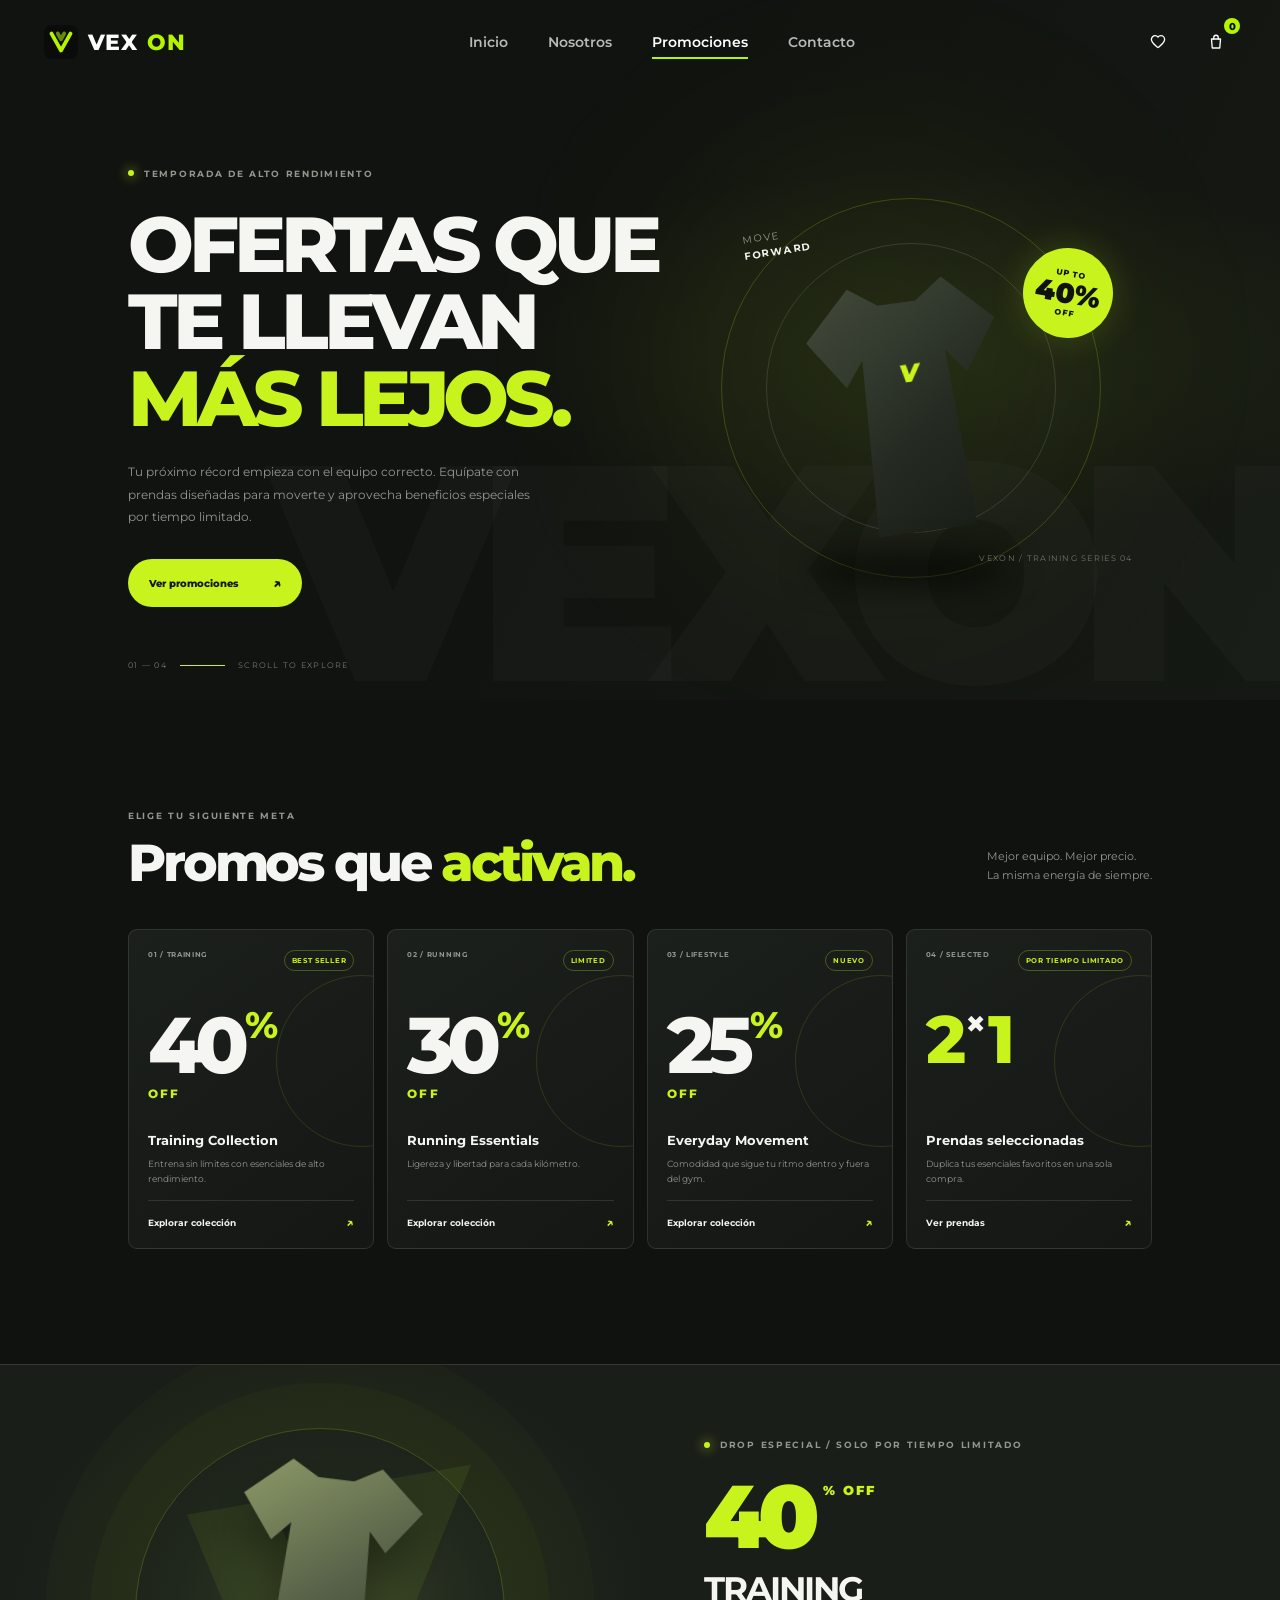
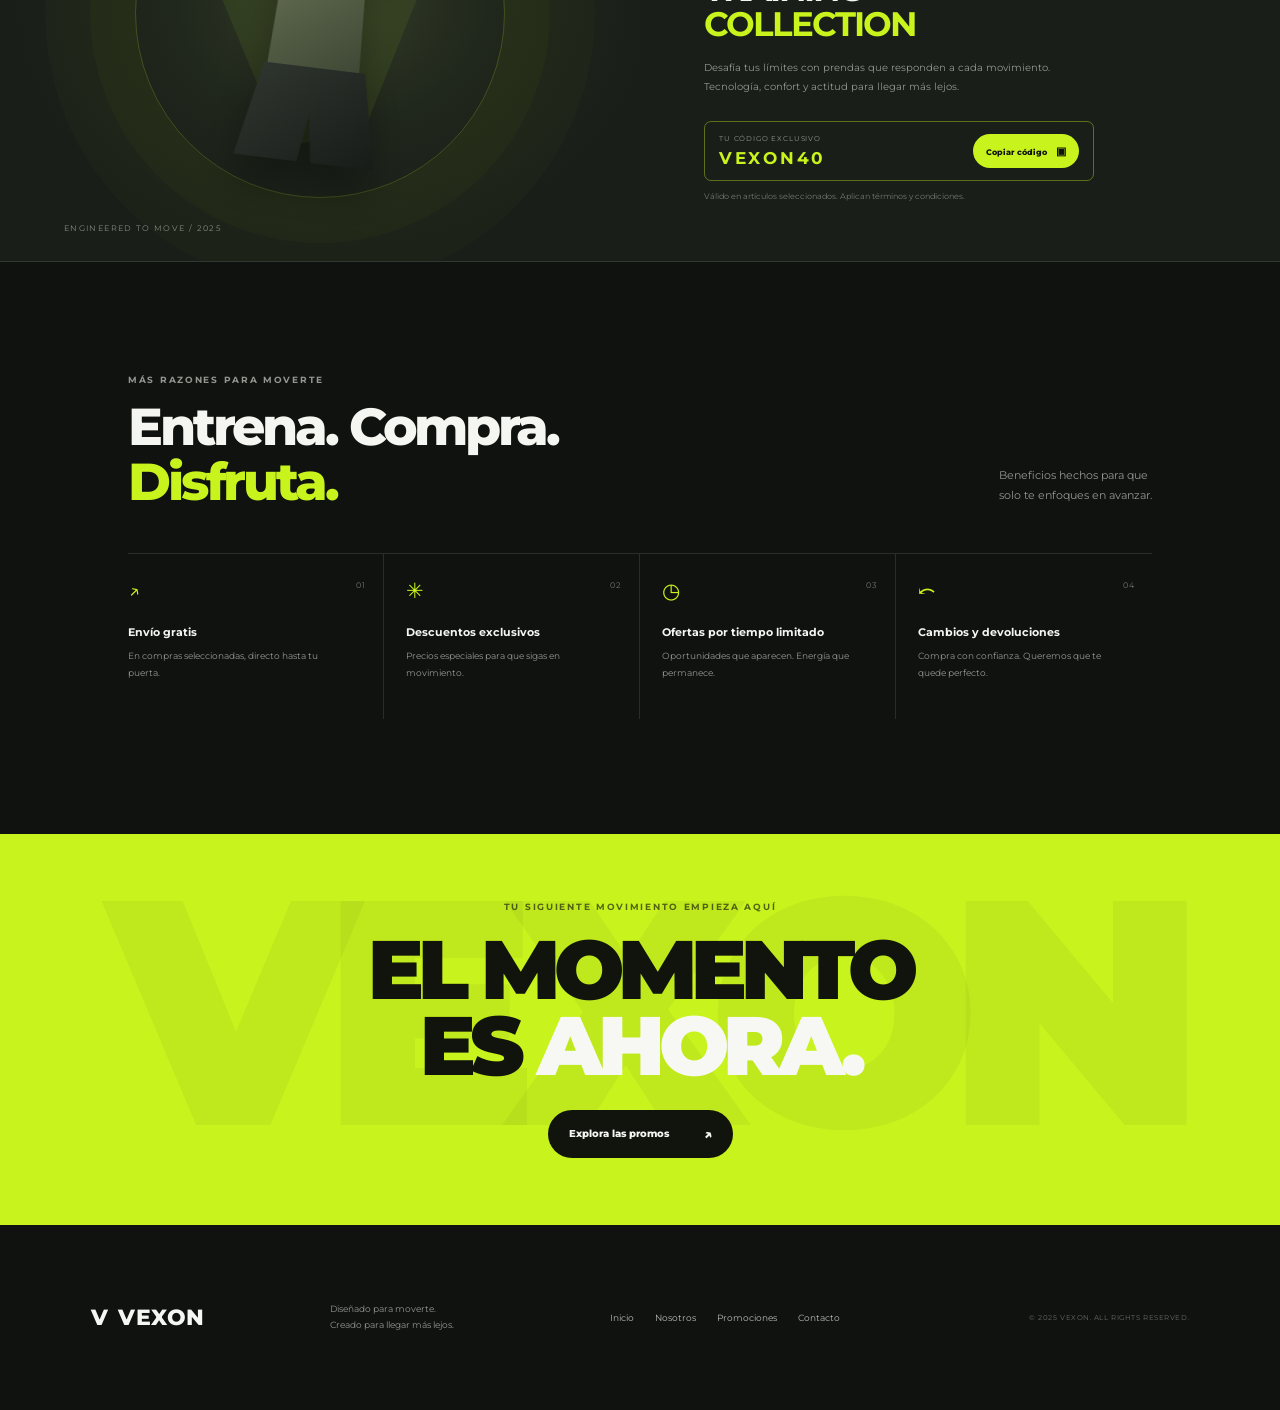
<file: promociones.html>
<!doctype html>
<html lang="es">

<head>
  <meta charset="utf-8">
  <meta name="viewport" content="width=device-width, initial-scale=1">
  <meta name="theme-color" content="#101210">
  <meta name="description"
    content="Descubre las promociones VEXON en ropa deportiva para training, running y lifestyle.">
  <title>Promociones | VEXON</title>
  <link rel="preconnect" href="https://fonts.googleapis.com">
  <link rel="preconnect" href="https://fonts.gstatic.com" crossorigin>
  <link href="https://fonts.googleapis.com/css2?family=Montserrat:wght@400;500;600;700;800;900&display=swap"
    rel="stylesheet">
  <link rel="stylesheet" href="styles/promociones.css">
  <link rel="stylesheet" href="styles/header.css">
  <link rel="icon" type="image/svg+xml" href="assets/icons/logo-mark.svg">
</head>

<body>
  <header class="header" id="header">
    <div class="container nav">
      <a href="index.html" class="brand">
        <img src="assets/icons/logo-mark.svg" alt="" width="34" height="34" />
        VEX<span>ON</span>
      </a>

      <nav class="nav-links" id="navLinks">
        <a href="index.html">Inicio</a>
        <a href="nosotros.html">Nosotros</a>
        <a href="promociones.html" class="is-active">Promociones</a>
        <a href="#contacto">Contacto</a>
      </nav>

      <div class="nav-actions">
        <button class="icon-btn" id="wishlistHeaderBtn" aria-label="Favoritos" type="button">
          <svg viewBox="0 0 24 24" fill="none" stroke="currentColor" stroke-width="1.8" stroke-linecap="round" stroke-linejoin="round"><path d="M20.8 8.6c0 4-4.2 6.9-8.3 10.5-.3.3-.7.3-1 0C7.4 15.5 3.2 12.6 3.2 8.6 3.2 5.5 5.6 3.5 8.2 3.5c1.6 0 3 .8 3.8 2 .8-1.2 2.2-2 3.8-2 2.6 0 5 2 5 5.1Z"/></svg>
        </button>
        <button class="icon-btn" id="cartBtn" aria-label="Carrito de compras" type="button">
          <svg viewBox="0 0 24 24" fill="none" stroke="currentColor" stroke-width="1.8" stroke-linecap="round" stroke-linejoin="round"><path d="M6 8h12l-1 12H7L6 8Z"/><path d="M9 8V6a3 3 0 1 1 6 0v2"/></svg>
          <span class="cart-count" id="cartCount">0</span>
        </button>
        <button class="nav-toggle" id="navToggle" aria-label="Abrir menú" aria-expanded="false">
          <svg class="icon-open" viewBox="0 0 24 24" fill="none" stroke="currentColor" stroke-width="1.8" stroke-linecap="round"><path d="M3 6h18M3 12h18M3 18h18"/></svg>
          <svg class="icon-close" viewBox="0 0 24 24" fill="none" stroke="currentColor" stroke-width="1.8" stroke-linecap="round"><path d="M6 6l12 12M18 6 6 18"/></svg>
        </button>
      </div>
    </div>
  </header>

  <main>
    <section class="hero" id="inicio">
      <div class="hero-glow"></div>
      <div class="hero-copy">
        <p class="eyebrow"><span class="pulse"></span> TEMPORADA DE ALTO RENDIMIENTO</p>
        <h1>OFERTAS QUE<br>TE LLEVAN <em>MÁS LEJOS.</em></h1>
        <p class="hero-text">Tu próximo récord empieza con el equipo correcto. Equípate con prendas diseñadas para
          moverte y aprovecha beneficios especiales por tiempo limitado.</p>
        <a class="button button-lime" href="#promociones">Ver promociones <span>↗</span></a>
      </div>
      <div class="hero-art" aria-label="Selección de ropa deportiva VEXON">
        <div class="art-ring ring-one"></div>
        <div class="art-ring ring-two"></div>
        <div class="art-tag">MOVE<br><b>FORWARD</b></div>
        <div class="hero-product">
          <div class="shirt"><span>V</span></div>
          <div class="product-shadow"></div>
        </div>
        <div class="hero-sticker"><span>UP TO</span><strong>40%</strong><span>OFF</span></div>
        <span class="art-caption">VEXON / TRAINING SERIES 04</span>
      </div>
      <div class="hero-bottom"><span>01 — 04</span><span class="scroll-line"></span><span>SCROLL TO EXPLORE</span></div>
    </section>

    <section class="deals section-wrap" id="promociones">
      <div class="section-heading">
        <div>
          <p class="eyebrow">ELIGE TU SIGUIENTE META</p>
          <h2>Promos que <em>activan.</em></h2>
        </div>
        <p class="section-intro">Mejor equipo. Mejor precio.<br>La misma energía de siempre.</p>
      </div>
      <div class="deal-grid">
        <article class="deal-card deal-training">
          <div class="card-top"><span class="category">01 / TRAINING</span><span class="deal-label">BEST SELLER</span>
          </div>
          <div class="deal-number">40<span>%</span><small>OFF</small></div>
          <div class="card-copy">
            <h3>Training Collection</h3>
            <p>Entrena sin límites con esenciales de alto rendimiento.</p>
          </div><a class="text-link" href="#destacada">Explorar colección <span>↗</span></a>
        </article>
        <article class="deal-card deal-running">
          <div class="card-top"><span class="category">02 / RUNNING</span><span class="deal-label">LIMITED</span></div>
          <div class="deal-number">30<span>%</span><small>OFF</small></div>
          <div class="card-copy">
            <h3>Running Essentials</h3>
            <p>Ligereza y libertad para cada kilómetro.</p>
          </div><a class="text-link" href="#destacada">Explorar colección <span>↗</span></a>
        </article>
        <article class="deal-card deal-lifestyle">
          <div class="card-top"><span class="category">03 / LIFESTYLE</span><span class="deal-label">NUEVO</span></div>
          <div class="deal-number">25<span>%</span><small>OFF</small></div>
          <div class="card-copy">
            <h3>Everyday Movement</h3>
            <p>Comodidad que sigue tu ritmo dentro y fuera del gym.</p>
          </div><a class="text-link" href="#destacada">Explorar colección <span>↗</span></a>
        </article>
        <article class="deal-card deal-bogo">
          <div class="card-top"><span class="category">04 / SELECTED</span><span class="deal-label">POR TIEMPO
              LIMITADO</span></div>
          <div class="deal-number bogo-number">2<span class="by">×</span>1</div>
          <div class="card-copy">
            <h3>Prendas seleccionadas</h3>
            <p>Duplica tus esenciales favoritos en una sola compra.</p>
          </div><a class="text-link" href="#destacada">Ver prendas <span>↗</span></a>
        </article>
      </div>
    </section>

    <section class="featured" id="destacada">
      <div class="featured-art">
        <div class="featured-orbit"></div><span class="feature-watermark">V</span>
        <div class="feature-product">
          <div class="feature-top"></div>
          <div class="feature-short"></div>
        </div><span class="feature-side-note">ENGINEERED TO MOVE / 2025</span>
      </div>
      <div class="featured-copy">
        <p class="eyebrow"><span class="pulse"></span> DROP ESPECIAL / SOLO POR TIEMPO LIMITADO</p>
        <p class="feature-discount">40<small>% OFF</small></p>
        <h2>TRAINING<br><em>COLLECTION</em></h2>
        <p class="feature-description">Desafía tus límites con prendas que responden a cada movimiento. Tecnología,
          confort y actitud para llegar más lejos.</p>
        <div class="coupon-row">
          <div><span class="coupon-label">TU CÓDIGO EXCLUSIVO</span><strong id="coupon-code">VEXON40</strong></div>
          <button class="copy-button" id="copy-coupon" type="button">Copiar código <span>▣</span></button>
        </div>
        <p class="fine-print" id="copy-message" aria-live="polite">Válido en artículos seleccionados. Aplican términos y
          condiciones.</p>
      </div>
    </section>

    <section class="benefits section-wrap" id="nosotros">
      <div class="section-heading">
        <div>
          <p class="eyebrow">MÁS RAZONES PARA MOVERTE</p>
          <h2>Entrena. Compra.<br><em>Disfruta.</em></h2>
        </div>
        <p class="section-intro">Beneficios hechos para que<br>solo te enfoques en avanzar.</p>
      </div>
      <div class="benefit-grid">
        <article class="benefit"><span class="benefit-icon">↗</span><span class="benefit-index">01</span>
          <h3>Envío gratis</h3>
          <p>En compras seleccionadas, directo hasta tu puerta.</p>
        </article>
        <article class="benefit"><span class="benefit-icon">✳</span><span class="benefit-index">02</span>
          <h3>Descuentos exclusivos</h3>
          <p>Precios especiales para que sigas en movimiento.</p>
        </article>
        <article class="benefit"><span class="benefit-icon">◷</span><span class="benefit-index">03</span>
          <h3>Ofertas por tiempo limitado</h3>
          <p>Oportunidades que aparecen. Energía que permanece.</p>
        </article>
        <article class="benefit"><span class="benefit-icon">⤺</span><span class="benefit-index">04</span>
          <h3>Cambios y devoluciones</h3>
          <p>Compra con confianza. Queremos que te quede perfecto.</p>
        </article>
      </div>
    </section>

    <section class="closing-cta">
      <p class="eyebrow">TU SIGUIENTE MOVIMIENTO EMPIEZA AQUÍ</p>
      <h2>EL MOMENTO<br>ES <em>AHORA.</em></h2><a class="button button-dark" href="#promociones">Explora las promos
        <span>↗</span></a>
      <div class="cta-outline">VEXON</div>
    </section>
  </main>

  <footer class="site-footer" id="contacto"><a class="brand" href="index.html"><span
        class="brand-mark">V</span><span>VEXON</span></a>
    <p>Diseñado para moverte.<br>Creado para llegar más lejos.</p>
    <div class="footer-links"><a href="#inicio">Inicio</a><a href="#nosotros">Nosotros</a><a
        href="#promociones">Promociones</a><a href="mailto:hola@vexon.com">Contacto</a></div><span class="copyright">©
      2025 VEXON. ALL RIGHTS RESERVED.</span>
  </footer>
  <script src="scripts/header.js"></script>
  <script>
    document.querySelector('#copy-coupon').addEventListener('click', async event => {
      const button = event.currentTarget;
      const code = document.querySelector('#coupon-code').textContent;
      try {
        await navigator.clipboard.writeText(code);
        document.querySelector('#copy-message').textContent = '¡Código VEXON40 copiado! Aplícalo al finalizar tu compra.';
        button.innerHTML = '¡Copiado! <span>✓</span>';
      } catch {
        document.querySelector('#copy-message').textContent = 'Tu código: VEXON40. Cópialo para usarlo al finalizar tu compra.';
      }
    });
  </script>
</body>

</html>
</file>
<file: styles/index.css>
/* ==========================================================================
   VEXON — index.css
   Página de inicio · Ropa deportiva
   ========================================================================== */

/* ---- Reset básico ---- */
*,
*::before,
*::after {
  box-sizing: border-box;
  margin: 0;
  padding: 0;
}

html {
  scroll-behavior: smooth;
}

section[id] {
  scroll-margin-top: 88px;
}

img,
svg {
  display: block;
  max-width: 100%;
}

a {
  color: inherit;
  text-decoration: none;
}

button {
  font-family: inherit;
  cursor: pointer;
  border: none;
  background: none;
}

ul {
  list-style: none;
}

/* ---- Variables globales ---- */
:root {
  --bg: #0b0b0b;
  --bg-section: #151515;
  --text-main: #ffffff;
  --text-secondary: #b8b8b8;
  --border: #2a2a2a;
  --accent: #b6f500;
  --accent-dark: #8fc200;

  --font-main: 'Montserrat', sans-serif;

  --container: 1240px;
  --radius-sm: 8px;
  --radius-md: 14px;
  --radius-lg: 24px;

  --transition: 0.3s ease;
}

body {
  font-family: var(--font-main);
  background-color: var(--bg);
  color: var(--text-main);
  line-height: 1.5;
  overflow-x: hidden;
  -webkit-font-smoothing: antialiased;
}

/* ---- Scrollbar (webkit) ---- */
::-webkit-scrollbar {
  width: 10px;
}
::-webkit-scrollbar-track {
  background: var(--bg);
}
::-webkit-scrollbar-thumb {
  background: var(--border);
  border-radius: 10px;
}
::-webkit-scrollbar-thumb:hover {
  background: var(--accent);
}

/* ---- Utilidades de layout ---- */
.container {
  width: 100%;
  max-width: var(--container);
  margin: 0 auto;
  padding: 0 24px;
}

.section {
  padding: 110px 0;
}

.section-tight {
  padding: 70px 0;
}

.eyebrow {
  display: inline-flex;
  align-items: center;
  gap: 8px;
  font-size: 13px;
  font-weight: 700;
  letter-spacing: 0.14em;
  text-transform: uppercase;
  color: var(--accent);
  margin-bottom: 14px;
}

.eyebrow::before {
  content: '';
  width: 8px;
  height: 8px;
  border-radius: 50%;
  background: var(--accent);
  box-shadow: 0 0 10px var(--accent);
}

.section-head {
  display: flex;
  align-items: flex-end;
  justify-content: space-between;
  gap: 24px;
  margin-bottom: 48px;
  flex-wrap: wrap;
}

.section-head h2 {
  font-size: clamp(28px, 4vw, 44px);
  font-weight: 800;
  letter-spacing: -0.01em;
  line-height: 1.1;
}

.section-head p {
  color: var(--text-secondary);
  max-width: 420px;
  font-size: 15px;
}

.text-link {
  display: inline-flex;
  align-items: center;
  gap: 8px;
  font-weight: 700;
  font-size: 14px;
  letter-spacing: 0.02em;
  color: var(--text-main);
  white-space: nowrap;
  border-bottom: 2px solid var(--accent);
  padding-bottom: 4px;
  transition: gap var(--transition), color var(--transition);
}

.text-link:hover {
  gap: 12px;
  color: var(--accent);
}

.text-link svg {
  width: 16px;
  height: 16px;
}

/* ---- Botones ---- */
.btn {
  display: inline-flex;
  align-items: center;
  justify-content: center;
  gap: 10px;
  padding: 16px 32px;
  border-radius: 999px;
  font-family: var(--font-main);
  font-weight: 700;
  font-size: 14px;
  letter-spacing: 0.03em;
  text-transform: uppercase;
  white-space: nowrap;
  transition: transform var(--transition), background var(--transition),
    color var(--transition), border-color var(--transition), box-shadow var(--transition);
}

.btn svg {
  width: 16px;
  height: 16px;
  flex-shrink: 0;
}

.btn-primary {
  background: var(--accent);
  color: #0b0b0b;
}

.btn-primary:hover {
  background: var(--text-main);
  transform: translateY(-2px);
  box-shadow: 0 10px 30px rgba(182, 245, 0, 0.18);
}

.btn-outline {
  background: transparent;
  color: var(--text-main);
  border: 1px solid var(--border);
}

.btn-outline:hover {
  border-color: var(--accent);
  color: var(--accent);
  transform: translateY(-2px);
}

.btn-sm {
  padding: 12px 20px;
  font-size: 12px;
}

.btn-block {
  width: 100%;
}

/* ==========================================================================
   HERO
   ========================================================================== */
.hero {
  position: relative;
  min-height: 100vh;
  display: flex;
  align-items: center;
  padding-top: 110px;
  padding-bottom: 60px;
  overflow: hidden;
  background: radial-gradient(ellipse 60% 50% at 80% 20%, rgba(182, 245, 0, 0.14), transparent 60%),
    radial-gradient(ellipse 50% 40% at 10% 90%, rgba(182, 245, 0, 0.08), transparent 60%),
    var(--bg);
}

.hero::before {
  content: '';
  position: absolute;
  inset: 0;
  background-image: linear-gradient(var(--border) 1px, transparent 1px),
    linear-gradient(90deg, var(--border) 1px, transparent 1px);
  background-size: 48px 48px;
  opacity: 0.25;
  mask-image: radial-gradient(ellipse 70% 60% at 50% 30%, black 10%, transparent 75%);
  pointer-events: none;
}

.hero-grid {
  position: relative;
  z-index: 1;
  display: grid;
  grid-template-columns: 1.1fr 0.9fr;
  align-items: center;
  gap: 40px;
  width: 100%;
}

.hero-content h1 {
  font-size: clamp(42px, 6.4vw, 84px);
  font-weight: 800;
  line-height: 1.02;
  letter-spacing: -0.02em;
  text-transform: uppercase;
}

.hero-content h1 em {
  font-style: normal;
  color: var(--accent);
}

.hero-content p {
  margin-top: 24px;
  max-width: 480px;
  color: var(--text-secondary);
  font-size: 17px;
  line-height: 1.7;
}

.hero-actions {
  display: flex;
  align-items: center;
  gap: 18px;
  margin-top: 40px;
  flex-wrap: wrap;
}

.hero-stats {
  display: flex;
  gap: 36px;
  margin-top: 64px;
  flex-wrap: wrap;
}

.hero-stats div strong {
  display: block;
  font-size: 30px;
  font-weight: 800;
  color: var(--text-main);
}

.hero-stats div span {
  font-size: 13px;
  color: var(--text-secondary);
}

.hero-visual {
  position: relative;
  display: flex;
  align-items: center;
  justify-content: center;
  height: 100%;
}

.hero-visual .glow-ring {
  position: absolute;
  width: 420px;
  height: 420px;
  border: 1px solid var(--border);
  border-radius: 50%;
}

.hero-visual .glow-ring:nth-child(2) {
  width: 320px;
  height: 320px;
  border-color: rgba(182, 245, 0, 0.25);
}

.hero-visual .hero-mark {
  position: relative;
  width: 240px;
  height: 240px;
  z-index: 1;
  animation: float 6s ease-in-out infinite;
}

.hero-visual .hero-mark svg {
  width: 100%;
  height: 100%;
}

.hero-badge {
  position: absolute;
  bottom: 18%;
  left: 4%;
  display: flex;
  align-items: center;
  gap: 10px;
  background: var(--bg-section);
  border: 1px solid var(--border);
  padding: 12px 18px;
  border-radius: 999px;
  font-size: 13px;
  font-weight: 700;
  animation: float 5s ease-in-out infinite;
  animation-delay: 0.6s;
}

.hero-badge svg {
  width: 16px;
  height: 16px;
  color: var(--accent);
}

@keyframes float {
  0%, 100% { transform: translateY(0); }
  50% { transform: translateY(-16px); }
}

.scroll-cue {
  position: absolute;
  bottom: 36px;
  left: 50%;
  transform: translateX(-50%);
  display: flex;
  flex-direction: column;
  align-items: center;
  gap: 8px;
  color: var(--text-secondary);
  font-size: 11px;
  letter-spacing: 0.12em;
  text-transform: uppercase;
  z-index: 1;
}

.scroll-cue .line {
  width: 1px;
  height: 36px;
  background: linear-gradient(var(--accent), transparent);
  animation: scrollLine 1.8s ease-in-out infinite;
}

@keyframes scrollLine {
  0% { transform: scaleY(0); transform-origin: top; opacity: 1; }
  50% { transform: scaleY(1); transform-origin: top; }
  51% { transform-origin: bottom; }
  100% { transform: scaleY(0); transform-origin: bottom; opacity: 0.4; }
}

/* ==========================================================================
   MARQUEE
   ========================================================================== */
.marquee {
  background: var(--accent);
  color: #0b0b0b;
  overflow: hidden;
  padding: 16px 0;
  border-top: 1px solid var(--bg);
  border-bottom: 1px solid var(--bg);
}

.marquee-track {
  display: flex;
  width: max-content;
  animation: marquee 26s linear infinite;
}

.marquee-track span {
  display: flex;
  align-items: center;
  gap: 16px;
  font-weight: 800;
  font-size: 18px;
  text-transform: uppercase;
  letter-spacing: 0.04em;
  padding: 0 24px;
  white-space: nowrap;
}

.marquee-track span::after {
  content: '\2726';
  font-size: 12px;
}

@keyframes marquee {
  from { transform: translateX(0); }
  to { transform: translateX(-50%); }
}

/* ==========================================================================
   CATEGORÍAS
   ========================================================================== */
.categories {
  background: var(--bg);
}

.category-grid {
  display: grid;
  grid-template-columns: repeat(3, 1fr);
  gap: 24px;
}

.category-card {
  position: relative;
  border-radius: var(--radius-lg);
  overflow: hidden;
  background: linear-gradient(150deg, var(--bg-section), #0d0d0d);
  border: 1px solid var(--border);
  padding: 32px;
  min-height: 360px;
  display: flex;
  flex-direction: column;
  justify-content: space-between;
  transition: border-color var(--transition), transform var(--transition);
}

.category-card:hover {
  border-color: var(--accent);
  transform: translateY(-6px);
}

.category-card .category-icon {
  position: absolute;
  right: -10px;
  bottom: -10px;
  width: 65%;
  opacity: 0.9;
  transition: transform var(--transition);
}

.category-card:hover .category-icon {
  transform: scale(1.08) rotate(-3deg);
}

.category-card h3 {
  position: relative;
  z-index: 1;
  font-size: 26px;
  font-weight: 800;
  text-transform: uppercase;
}

.category-card .text-link {
  position: relative;
  z-index: 1;
  align-self: flex-start;
}

/* ==========================================================================
   PRODUCTOS
   ========================================================================== */
.products {
  background: var(--bg-section);
  border-top: 1px solid var(--border);
  border-bottom: 1px solid var(--border);
}

.filter-tabs {
  display: flex;
  gap: 10px;
  margin-bottom: 44px;
  overflow-x: auto;
  padding-bottom: 6px;
  scrollbar-width: none;
}

.filter-tabs::-webkit-scrollbar {
  display: none;
}

.filter-tabs button {
  flex-shrink: 0;
  padding: 10px 22px;
  border-radius: 999px;
  border: 1px solid var(--border);
  background: transparent;
  color: var(--text-secondary);
  font-size: 13px;
  font-weight: 700;
  letter-spacing: 0.02em;
  transition: all var(--transition);
}

.filter-tabs button:hover {
  color: var(--text-main);
  border-color: var(--text-secondary);
}

.filter-tabs button.is-active {
  background: var(--accent);
  border-color: var(--accent);
  color: #0b0b0b;
}

.product-grid {
  display: grid;
  grid-template-columns: repeat(4, 1fr);
  gap: 24px;
}

.product-card {
  background: var(--bg);
  border: 1px solid var(--border);
  border-radius: var(--radius-md);
  overflow: hidden;
  display: flex;
  flex-direction: column;
  transition: transform var(--transition), border-color var(--transition), box-shadow var(--transition);
}

.product-card:hover {
  transform: translateY(-6px);
  border-color: var(--border);
  box-shadow: 0 20px 40px rgba(0, 0, 0, 0.35);
}

.product-media {
  position: relative;
  aspect-ratio: 4 / 5;
  background: linear-gradient(160deg, #1b1b1b, #0a0a0a);
  display: flex;
  align-items: center;
  justify-content: center;
  overflow: hidden;
}

.product-media img {
  width: 100%;
  height: 100%;
  object-fit: cover;
  transition: transform var(--transition);
}

.product-card:hover .product-media img {
  transform: scale(1.08);
}

.product-tag {
  position: absolute;
  top: 14px;
  left: 14px;
  background: var(--bg);
  border: 1px solid var(--border);
  color: var(--text-main);
  font-size: 11px;
  font-weight: 700;
  text-transform: uppercase;
  letter-spacing: 0.04em;
  padding: 6px 12px;
  border-radius: 999px;
}

.product-discount {
  position: absolute;
  top: 14px;
  right: 14px;
  background: var(--accent);
  color: #0b0b0b;
  font-size: 11px;
  font-weight: 800;
  padding: 6px 10px;
  border-radius: 999px;
}

.product-wishlist {
  position: absolute;
  bottom: 14px;
  right: 14px;
  width: 36px;
  height: 36px;
  border-radius: 50%;
  background: rgba(11, 11, 11, 0.6);
  border: 1px solid var(--border);
  display: flex;
  align-items: center;
  justify-content: center;
  color: var(--text-main);
  opacity: 0;
  transform: translateY(6px);
  transition: all var(--transition);
}

.product-wishlist svg {
  width: 16px;
  height: 16px;
}

.product-card:hover .product-wishlist {
  opacity: 1;
  transform: translateY(0);
}

.product-wishlist.is-active {
  color: var(--accent);
  border-color: var(--accent);
}

.product-info {
  padding: 20px;
  display: flex;
  flex-direction: column;
  gap: 10px;
  flex: 1;
}

.product-info h3 {
  font-size: 16px;
  font-weight: 700;
}

.product-info p {
  color: var(--text-secondary);
  font-size: 13px;
  line-height: 1.6;
  flex: 1;
}

.product-price {
  display: flex;
  align-items: baseline;
  gap: 8px;
  font-size: 18px;
  font-weight: 800;
}

.product-price .old-price {
  font-size: 13px;
  font-weight: 600;
  color: var(--text-secondary);
  text-decoration: line-through;
}

.product-info .btn {
  margin-top: 4px;
}

.products-footer {
  margin-top: 48px;
  display: flex;
  justify-content: center;
}

/* ==========================================================================
   BENEFICIOS
   ========================================================================== */
.benefits {
  background: var(--bg);
}

.benefits-grid {
  display: grid;
  grid-template-columns: repeat(4, 1fr);
  gap: 24px;
}

.benefit-card {
  text-align: center;
  padding: 36px 20px;
  border: 1px solid var(--border);
  border-radius: var(--radius-md);
  background: var(--bg-section);
  transition: border-color var(--transition), transform var(--transition);
}

.benefit-card:hover {
  border-color: var(--accent);
  transform: translateY(-4px);
}

.benefit-icon {
  width: 56px;
  height: 56px;
  margin: 0 auto 20px;
  border-radius: 50%;
  background: rgba(182, 245, 0, 0.1);
  display: flex;
  align-items: center;
  justify-content: center;
  color: var(--accent);
}

.benefit-icon svg {
  width: 26px;
  height: 26px;
}

.benefit-card h3 {
  font-size: 16px;
  font-weight: 700;
  margin-bottom: 8px;
}

.benefit-card p {
  font-size: 13px;
  color: var(--text-secondary);
  line-height: 1.6;
}

/* ==========================================================================
   PROMO BANNER
   ========================================================================== */
.promo {
  background: var(--bg-section);
}

.promo-grid {
  display: grid;
  grid-template-columns: 1.3fr 1fr;
  gap: 24px;
}

.promo-card {
  position: relative;
  border-radius: var(--radius-lg);
  padding: 56px;
  display: flex;
  flex-direction: column;
  justify-content: center;
  gap: 18px;
  overflow: hidden;
  border: 1px solid var(--border);
}

.promo-card.is-accent {
  background: linear-gradient(135deg, var(--accent), #8fc200);
  color: #0b0b0b;
}

.promo-card.is-dark {
  background: radial-gradient(circle at 80% 20%, rgba(182, 245, 0, 0.18), transparent 55%), #0f0f0f;
}

.promo-card h3 {
  font-size: clamp(26px, 3.4vw, 38px);
  font-weight: 800;
  line-height: 1.1;
  max-width: 420px;
  text-transform: uppercase;
}

.promo-card p {
  max-width: 380px;
  font-size: 14px;
}

.promo-card.is-accent p {
  color: rgba(11, 11, 11, 0.75);
}

.promo-card.is-dark p {
  color: var(--text-secondary);
}

.promo-card .btn-dark {
  background: #0b0b0b;
  color: var(--text-main);
  align-self: flex-start;
}

.promo-card .btn-dark:hover {
  background: var(--text-main);
  color: #0b0b0b;
}

.promo-tag {
  position: absolute;
  top: 24px;
  right: 24px;
  font-size: 13px;
  font-weight: 800;
  text-transform: uppercase;
  letter-spacing: 0.08em;
}

/* ==========================================================================
   NEWSLETTER
   ========================================================================== */
.newsletter {
  background: var(--bg);
}

.newsletter-box {
  border: 1px solid var(--border);
  border-radius: var(--radius-lg);
  padding: 64px;
  display: flex;
  align-items: center;
  justify-content: space-between;
  gap: 40px;
  background: linear-gradient(135deg, rgba(182, 245, 0, 0.06), transparent 60%);
  flex-wrap: wrap;
}

.newsletter-copy h2 {
  font-size: clamp(24px, 3vw, 32px);
  font-weight: 800;
  margin-bottom: 10px;
}

.newsletter-copy p {
  color: var(--text-secondary);
  font-size: 14px;
  max-width: 420px;
}

.newsletter-form {
  display: flex;
  gap: 12px;
  flex: 1;
  min-width: 280px;
  max-width: 460px;
}

.newsletter-form input {
  flex: 1;
  background: var(--bg-section);
  border: 1px solid var(--border);
  border-radius: 999px;
  padding: 16px 22px;
  color: var(--text-main);
  font-family: var(--font-main);
  font-size: 14px;
  outline: none;
  transition: border-color var(--transition);
}

.newsletter-form input::placeholder {
  color: var(--text-secondary);
}

.newsletter-form input:focus {
  border-color: var(--accent);
}

.newsletter-note {
  font-size: 12px;
  color: var(--text-secondary);
  margin-top: 10px;
}

.newsletter-note.is-success {
  color: var(--accent);
}

/* ==========================================================================
   FOOTER
   ========================================================================== */
.footer {
  background: var(--bg-section);
  border-top: 1px solid var(--border);
  padding-top: 80px;
}

.footer-grid {
  display: grid;
  grid-template-columns: 1.4fr 1fr 1fr 1fr;
  gap: 40px;
  padding-bottom: 56px;
  border-bottom: 1px solid var(--border);
}

.footer-brand .brand {
  margin-bottom: 16px;
}

.footer-brand p {
  color: var(--text-secondary);
  font-size: 14px;
  max-width: 300px;
  margin-bottom: 24px;
}

.social-row {
  display: flex;
  gap: 12px;
}

.footer-col h4 {
  font-size: 14px;
  font-weight: 700;
  text-transform: uppercase;
  letter-spacing: 0.04em;
  margin-bottom: 20px;
}

.footer-col ul {
  display: flex;
  flex-direction: column;
  gap: 12px;
}

.footer-col a {
  color: var(--text-secondary);
  font-size: 14px;
  transition: color var(--transition);
}

.footer-col a:hover {
  color: var(--accent);
}

.footer-bottom {
  display: flex;
  align-items: center;
  justify-content: space-between;
  padding: 28px 0;
  flex-wrap: wrap;
  gap: 12px;
}

.footer-bottom p {
  color: var(--text-secondary);
  font-size: 13px;
}

.footer-legal {
  display: flex;
  gap: 24px;
}

.footer-legal a {
  color: var(--text-secondary);
  font-size: 13px;
  transition: color var(--transition);
}

.footer-legal a:hover {
  color: var(--accent);
}

/* ==========================================================================
   REVEAL ON SCROLL
   ========================================================================== */
.reveal {
  opacity: 0;
  transform: translateY(28px);
  transition: opacity 0.7s ease, transform 0.7s ease;
}

.reveal.is-visible {
  opacity: 1;
  transform: translateY(0);
}

/* ==========================================================================
   RESPONSIVE
   ========================================================================== */
@media (max-width: 1080px) {
  .hero-grid {
    grid-template-columns: 1fr;
    text-align: center;
  }

  .hero-content p {
    margin-inline: auto;
  }

  .hero-actions,
  .hero-stats {
    justify-content: center;
  }

  .hero-visual {
    margin-top: 40px;
  }

  .hero-badge {
    left: 50%;
    transform: translateX(-50%);
  }

  .product-grid {
    grid-template-columns: repeat(3, 1fr);
  }

  .promo-grid {
    grid-template-columns: 1fr;
  }

  .footer-grid {
    grid-template-columns: 1fr 1fr;
    row-gap: 40px;
  }
}

@media (max-width: 860px) {

  .category-grid {
    grid-template-columns: 1fr;
  }

  .product-grid {
    grid-template-columns: repeat(2, 1fr);
  }

  .product-info .btn {
    padding: 13px 10px;
    font-size: 11px;
    letter-spacing: 0.01em;
    white-space: normal;
    text-align: center;
    line-height: 1.3;
  }

  .product-info .btn svg {
    display: none;
  }

  .benefits-grid {
    grid-template-columns: repeat(2, 1fr);
  }

  .newsletter-box {
    flex-direction: column;
    align-items: flex-start;
    padding: 40px;
  }

  .newsletter-form {
    width: 100%;
    max-width: none;
  }
}

@media (max-width: 560px) {
  .section {
    padding: 70px 0;
  }

  .hero {
    padding-top: 100px;
  }

  .hero-actions {
    flex-direction: column;
    width: 100%;
  }

  .hero-actions .btn {
    width: 100%;
  }

  .hero-stats {
    gap: 24px;
    justify-content: space-between;
    width: 100%;
  }

  .product-grid {
    grid-template-columns: 1fr 1fr;
    gap: 14px;
  }

  .product-info {
    padding: 14px;
  }

  .benefits-grid {
    grid-template-columns: 1fr;
  }

  .promo-card {
    padding: 32px;
  }

  .footer-grid {
    grid-template-columns: 1fr;
  }

  .footer-bottom {
    flex-direction: column;
    align-items: flex-start;
  }
}

@media (prefers-reduced-motion: reduce) {
  *,
  *::before,
  *::after {
    animation-duration: 0.01ms !important;
    animation-iteration-count: 1 !important;
    transition-duration: 0.01ms !important;
    scroll-behavior: auto !important;
  }
}
</file>
<file: styles/header.css>
/* ==========================================================================
   VEXON — header.css
   Header compartido por todas las páginas
   ========================================================================== */
.header {
  --bg: #0b0b0b;
  --text-main: #ffffff;
  --text-secondary: #b8b8b8;
  --border: #2a2a2a;
  --accent: #b6f500;
  --container: 1240px;
  --transition: 0.3s ease;
  font-family: 'Montserrat', sans-serif;
  line-height: 1.5;
  color: var(--text-main);
}

.header *,
.header *::before,
.header *::after {
  box-sizing: border-box;
  margin: 0;
  padding: 0;
}

.header a { color: inherit; text-decoration: none; }
.header svg, .header img { display: block; max-width: 100%; }
.header button { font-family: inherit; cursor: pointer; border: none; background: none; }
.header .container { width: 100%; max-width: var(--container); margin: 0 auto; padding: 0 24px; }

/* ==========================================================================
   HEADER / NAV
   ========================================================================== */
.header {
  position: fixed;
  top: 0;
  left: 0;
  width: 100%;
  z-index: 1000;
  padding: 22px 0;
  transition: background var(--transition), padding var(--transition),
    border-color var(--transition);
  border-bottom: 1px solid transparent;
}

.header.is-scrolled {
  padding: 14px 0;
  border-color: var(--border);
}

.header::before {
  content: '';
  position: absolute;
  inset: 0;
  z-index: -1;
  background: rgba(11, 11, 11, 0.85);
  backdrop-filter: blur(10px);
  opacity: 0;
  transition: opacity var(--transition);
}

.header.is-scrolled::before {
  opacity: 1;
}

.nav {
  display: flex;
  align-items: center;
  justify-content: space-between;
  gap: 24px;
}

.brand {
  display: flex;
  align-items: center;
  gap: 10px;
  font-weight: 800;
  font-size: 22px;
  letter-spacing: 0.02em;
  z-index: 1100;
}

.brand img {
  width: 34px;
  height: 34px;
}

.brand span {
  color: var(--accent);
}

.nav-links {
  display: flex;
  align-items: center;
  gap: 40px;
}

.nav-links a {
  position: relative;
  font-size: 14px;
  font-weight: 600;
  color: var(--text-secondary);
  transition: color var(--transition);
  padding: 6px 0;
}

.nav-links a::after {
  content: '';
  position: absolute;
  left: 0;
  bottom: 0;
  width: 0;
  height: 2px;
  background: var(--accent);
  transition: width var(--transition);
}

.nav-links a:hover,
.nav-links a.is-active {
  color: var(--text-main);
}

.nav-links a:hover::after,
.nav-links a.is-active::after {
  width: 100%;
}

.nav-actions {
  display: flex;
  align-items: center;
  gap: 18px;
}

.icon-btn {
  display: inline-flex;
  align-items: center;
  justify-content: center;
  width: 40px;
  height: 40px;
  border-radius: 50%;
  border: 1px solid var(--border);
  color: var(--text-main);
  transition: border-color var(--transition), color var(--transition), background var(--transition);
  position: relative;
}

.icon-btn svg {
  width: 18px;
  height: 18px;
}

.icon-btn:hover {
  border-color: var(--accent);
  color: var(--accent);
}

.cart-count {
  position: absolute;
  top: -4px;
  right: -4px;
  width: 16px;
  height: 16px;
  border-radius: 50%;
  background: var(--accent);
  color: #0b0b0b;
  font-size: 10px;
  font-weight: 800;
  display: flex;
  align-items: center;
  justify-content: center;
}

.nav-toggle {
  display: none;
  width: 40px;
  height: 40px;
  align-items: center;
  justify-content: center;
  color: var(--text-main);
  z-index: 1100;
}

.nav-toggle svg {
  width: 24px;
  height: 24px;
}

.icon-close {
  display: none;
}

.nav-toggle.is-open .icon-open {
  display: none;
}

.nav-toggle.is-open .icon-close {
  display: block;
}


@media (max-width: 860px) {
  .nav-links {
    position: fixed;
    inset: 0;
    width: 100%;
    height: 100vh;
    background: var(--bg);
    flex-direction: column;
    justify-content: center;
    gap: 36px;
    transform: translateX(100%);
    transition: transform 0.4s ease;
    z-index: 1050;
  }

  .nav-links.is-open {
    transform: translateX(0);
  }

  .nav-links a {
    font-size: 24px;
    color: var(--text-main);
  }

  .nav-toggle {
    display: flex;
  }
}
</file>
<file: styles/nosotros.css>
* {
    margin: 0;
    padding: 0;
    box-sizing: border-box;
}

body {
    padding-top: 78px;
    background-color: #0B0B0B;
    color: #FFFFFF;
    font-family: 'Montserrat', sans-serif;
    line-height: 1.6;
}


/* ELEMENTOS GENERALES */

.subtitle {
    color: #B6F500;
    font-size: 13px;
    font-weight: 700;
    letter-spacing: 3px;
}


/* HERO */

.hero {
    min-height: 70vh;

    display: flex;
    align-items: center;

    background-color: #151515;
}

.hero-content {
    max-width: 1200px;
    width: 100%;

    margin: auto;
    padding: 80px 30px;
}

.hero h1 {
    max-width: 800px;

    margin: 20px 0;

    font-size: clamp(45px, 7vw, 90px);
    line-height: 1.05;
    font-weight: 800;
}

.hero h1 span {
    color: #B6F500;
}

.hero p {
    max-width: 600px;

    color: #B8B8B8;

    font-size: 18px;
}


/* NOSOTROS */

.about {
    padding: 100px 30px;

    border-bottom: 1px solid #2A2A2A;
}

.about-content {
    max-width: 1200px;
    margin: auto;

    display: grid;
    grid-template-columns: 1fr 1fr;
    gap: 80px;
}

.about-title h2 {
    margin-top: 15px;

    font-size: 45px;
    line-height: 1.1;
}

.about-title h2 span {
    color: #B6F500;
}

.about-text {
    color: #B8B8B8;
    font-size: 17px;
}

.about-text p {
    margin-bottom: 20px;
}


/* VALORES */

.values {
    padding: 100px 30px;
}

.section-heading {
    max-width: 1200px;
    margin: 0 auto 50px;
}

.section-heading h2 {
    margin-top: 15px;

    font-size: 45px;
}

.section-heading h2 span {
    color: #B6F500;
}

.values-grid {
    max-width: 1200px;
    margin: auto;

    display: grid;
    grid-template-columns: repeat(3, 1fr);
    gap: 20px;
}

.value-card {
    padding: 35px;

    background-color: #151515;

    border: 1px solid #2A2A2A;

    transition: transform 0.3s ease,
                border-color 0.3s ease;
}

.value-card:hover {
    transform: translateY(-5px);
    border-color: #B6F500;
}

.value-number {
    color: #B6F500;

    font-size: 14px;
    font-weight: 700;
}

.value-card h3 {
    margin: 20px 0 10px;

    font-size: 24px;
}

.value-card p {
    color: #B8B8B8;
}


/* CTA */

.cta {
    padding: 100px 30px;

    text-align: center;

    background-color: #151515;
}

.cta h2 {
    margin: 15px 0;

    font-size: 50px;
}

.cta h2 span {
    color: #B6F500;
}

.cta p {
    color: #B8B8B8;

    margin-bottom: 30px;
}

.button {
    display: inline-block;

    padding: 14px 30px;

    background-color: #B6F500;
    color: #0B0B0B;

    text-decoration: none;

    font-weight: 800;

    transition: transform 0.3s ease;
}

.button:hover {
    transform: translateY(-3px);
}


/* FOOTER */

footer {
    padding: 30px;

    text-align: center;

    border-top: 1px solid #2A2A2A;

    color: #B8B8B8;

    font-size: 13px;
}


/* RESPONSIVE */

@media (max-width: 768px) {

    .about-content {
        grid-template-columns: 1fr;
        gap: 40px;
    }

    .values-grid {
        grid-template-columns: 1fr;
    }

    .hero h1 {
        font-size: 50px;
    }

    .about-title h2,
    .section-heading h2 {
        font-size: 35px;
    }

    .cta h2 {
        font-size: 40px;
    }
}
</file>
<file: styles/promociones.css>
@import url('https://fonts.googleapis.com/css2?family=Montserrat:wght@400;500;600;700;800;900&display=swap');

:root{--bg:#101210;--panel:#171a17;--panel-soft:#1c201c;--lime:#c8f31d;--white:#f5f6f2;--muted:#92978f;--line:rgba(255,255,255,.11);--font:'Montserrat',Arial,sans-serif}
*{box-sizing:border-box}html{scroll-behavior:smooth}body{margin:0;background:var(--bg);color:var(--white);font-family:var(--font);-webkit-font-smoothing:antialiased}a{color:inherit;text-decoration:none}button{font:inherit}
.hero{min-height:700px;padding:165px 10% 90px;display:flex;align-items:center;position:relative;overflow:hidden;background:radial-gradient(ellipse at 76% 50%,rgba(102,127,32,.13),transparent 37%),linear-gradient(115deg,#111310 47%,#151913)}.hero:after{content:'VEXON';position:absolute;right:-.04em;bottom:-.19em;font-size:24vw;font-weight:900;letter-spacing:-.1em;color:rgba(255,255,255,.018);pointer-events:none}.hero-glow{position:absolute;width:430px;height:430px;border-radius:50%;background:rgba(184,224,28,.06);filter:blur(100px);right:15%;top:20%}.hero-copy{position:relative;z-index:2;width:53%;max-width:640px}.eyebrow{font-size:9px;letter-spacing:.19em;font-weight:700;color:var(--muted);display:flex;align-items:center;gap:10px}.pulse{width:6px;height:6px;border-radius:100%;background:var(--lime);box-shadow:0 0 12px var(--lime)}h1,h2,h3,p{margin-top:0}.hero h1{font-size:clamp(43px,6.1vw,79px);line-height:.99;letter-spacing:-.065em;margin:27px 0 23px;font-weight:800}.hero em,.section-heading em,.featured-copy h2 em,.closing-cta em{font-style:normal;color:var(--lime)}.hero-text{max-width:415px;font-size:12px;line-height:1.9;color:var(--muted);margin-bottom:30px}.button{border-radius:99px;display:inline-flex;gap:35px;align-items:center;padding:15px 21px;font-size:10px;font-weight:800;transition:transform .25s,box-shadow .25s}.button:hover{transform:translateY(-3px);box-shadow:0 10px 30px rgba(0,0,0,.25)}.button-lime{background:var(--lime);color:#151710}.button span{font-size:14px}.hero-art{width:47%;height:440px;position:relative;z-index:1}.art-ring{position:absolute;border:1px solid rgba(200,243,29,.2);border-radius:50%;width:380px;height:380px;left:50%;top:50%;transform:translate(-50%,-50%)}.ring-two{width:290px;height:290px;border-color:rgba(255,255,255,.12)}.art-tag{position:absolute;z-index:2;top:60px;left:15%;font-size:10px;line-height:1.55;letter-spacing:.16em;color:var(--muted);transform:rotate(-9deg)}.art-tag b{color:var(--white)}.hero-product{position:absolute;inset:38px 0 0;display:grid;place-items:center}.shirt{position:relative;width:190px;height:250px;background:linear-gradient(145deg,#424a3b,#252b22 58%,#171c16);clip-path:polygon(25% 0,40% 8%,60% 8%,75% 0,100% 19%,82% 39%,72% 29%,76% 100%,24% 100%,28% 29%,18% 39%,0 19%);filter:drop-shadow(0 20px 35px rgba(0,0,0,.5));transform:rotate(-8deg)}.shirt span{position:absolute;top:76px;left:88px;color:var(--lime);font-size:25px;font-weight:900;font-style:italic}.product-shadow{position:absolute;width:200px;height:20px;border-radius:50%;background:#000;filter:blur(17px);bottom:29px}.hero-sticker{position:absolute;right:8%;top:80px;width:90px;height:90px;border-radius:50%;display:flex;flex-direction:column;align-items:center;justify-content:center;background:var(--lime);color:#10120e;transform:rotate(10deg);box-shadow:0 0 35px rgba(200,243,29,.18)}.hero-sticker span{font-size:8px;font-weight:800;letter-spacing:.1em}.hero-sticker strong{font-size:28px;line-height:1.1;font-weight:900}.art-caption{position:absolute;right:4%;bottom:45px;font-size:8px;letter-spacing:.16em;color:#71766c}.hero-bottom{position:absolute;bottom:30px;left:10%;display:flex;align-items:center;gap:13px;color:#73786f;font-size:8px;letter-spacing:.16em}.scroll-line{height:1px;width:45px;background:var(--lime)}
.section-wrap{padding-left:10%;padding-right:10%}.deals{padding-top:110px;padding-bottom:115px}.section-heading{display:flex;justify-content:space-between;align-items:end;margin-bottom:39px}.section-heading .eyebrow{margin-bottom:14px}.section-heading h2{font-size:clamp(34px,4.1vw,53px);line-height:1.05;letter-spacing:-.06em;margin:0;font-weight:800}.section-intro{font-size:11px;line-height:1.8;color:var(--muted);margin:0 0 4px}.deal-grid{display:grid;grid-template-columns:repeat(4,1fr);gap:13px}.deal-card{min-height:320px;padding:20px 19px 18px;position:relative;overflow:hidden;border:1px solid var(--line);border-radius:9px;background:linear-gradient(145deg,#1c201c,#141714);transition:transform .3s,border-color .3s,background .3s;display:flex;flex-direction:column}.deal-card:before{content:'';position:absolute;width:170px;height:170px;right:-75px;top:45px;border:1px solid rgba(200,243,29,.13);border-radius:50%;transition:transform .4s}.deal-card:hover{transform:translateY(-6px);border-color:rgba(200,243,29,.55);background:linear-gradient(145deg,#22271e,#151815)}.deal-card:hover:before{transform:scale(1.35)}.card-top{display:flex;justify-content:space-between;gap:5px;position:relative;z-index:1}.category,.deal-label{font-size:7px;font-weight:700;letter-spacing:.1em;color:var(--muted)}.deal-label{color:var(--lime);border:1px solid rgba(200,243,29,.28);border-radius:99px;padding:5px 7px;white-space:nowrap}.deal-number{font-size:79px;line-height:1;font-weight:800;letter-spacing:-.1em;margin:35px 0 23px;color:var(--white);position:relative}.deal-number span{font-size:37px;letter-spacing:-.05em;color:var(--lime);vertical-align:top;margin-left:4px}.deal-number small{display:block;color:var(--lime);font-size:12px;letter-spacing:.18em;margin-top:3px}.deal-bogo .deal-number{color:var(--lime)}.deal-number.bogo-number{font-size:67px;letter-spacing:-.07em}.deal-number .by{font-size:35px;color:var(--white);margin:0 4px}.card-copy{margin-top:auto}.card-copy h3{font-size:13px;margin-bottom:8px;font-weight:700}.card-copy p{font-size:9px;line-height:1.7;color:var(--muted);min-height:30px;margin-bottom:14px}.text-link{font-size:9px;font-weight:700;color:var(--white);display:flex;align-items:center;justify-content:space-between;border-top:1px solid var(--line);padding-top:13px;transition:color .2s}.text-link span{color:var(--lime);font-size:13px}.text-link:hover{color:var(--lime)}
.featured{display:grid;grid-template-columns:1fr 1fr;min-height:490px;background:#1a1e19;border-top:1px solid var(--line);border-bottom:1px solid var(--line);overflow:hidden}.featured-art{position:relative;min-height:490px;background:radial-gradient(ellipse at 52% 48%,#343d29 0,#20271c 33%,#1a1e19 68%);display:grid;place-items:center;overflow:hidden}.featured-orbit{position:absolute;width:370px;height:370px;border:1px solid rgba(200,243,29,.21);border-radius:50%;box-shadow:0 0 0 45px rgba(200,243,29,.025),0 0 0 90px rgba(200,243,29,.018)}.feature-watermark{position:absolute;font-size:350px;font-weight:900;font-style:italic;color:rgba(200,243,29,.07);line-height:1;transform:rotate(-10deg)}.feature-product{height:300px;width:180px;position:relative;filter:drop-shadow(0 25px 22px rgba(0,0,0,.35));transform:rotate(7deg)}.feature-top{position:absolute;top:0;left:0;width:180px;height:218px;background:linear-gradient(145deg,#8d9a67,#586249 55%,#343e2d);clip-path:polygon(25% 0,40% 7%,60% 7%,75% 0,100% 18%,82% 38%,72% 29%,76% 100%,24% 100%,28% 29%,18% 38%,0 18%)}.feature-short{position:absolute;top:205px;left:21px;width:141px;height:95px;background:linear-gradient(140deg,#303630,#171c18);clip-path:polygon(14% 0,86% 0,100% 100%,55% 100%,50% 50%,45% 100%,0 100%)}.feature-side-note{position:absolute;bottom:28px;left:10%;font-size:8px;letter-spacing:.17em;color:#858a7e}.featured-copy{padding:73px 12% 60px 10%;align-self:center}.featured-copy .eyebrow{line-height:1.6}.feature-discount{display:flex;align-items:start;font-size:89px;line-height:.9;letter-spacing:-.1em;font-weight:900;color:var(--lime);margin:24px 0 15px}.feature-discount small{font-size:13px;letter-spacing:.15em;margin:9px 0 0 12px}.featured-copy h2{font-size:34px;line-height:1.04;letter-spacing:-.06em;margin-bottom:17px}.feature-description{font-size:10px;line-height:1.85;max-width:380px;color:var(--muted);margin-bottom:25px}.coupon-row{display:flex;align-items:center;justify-content:space-between;max-width:390px;border:1px solid rgba(200,243,29,.38);border-radius:7px;padding:12px 14px}.coupon-row>div{display:flex;flex-direction:column;gap:5px}.coupon-label{font-size:7px;letter-spacing:.12em;color:var(--muted)}.coupon-row strong{font-size:17px;letter-spacing:.16em;color:var(--lime)}.copy-button{border:0;border-radius:99px;padding:10px 13px;background:var(--lime);font-size:8px;font-weight:800;cursor:pointer;color:#11140c;transition:transform .2s}.copy-button:hover{transform:scale(1.04)}.copy-button span{margin-left:7px;font-size:11px}.fine-print{font-size:8px;color:#73786f;margin:10px 0 0}
.benefits{padding-top:112px;padding-bottom:115px}.benefit-grid{display:grid;grid-template-columns:repeat(4,1fr);border-top:1px solid var(--line);margin-top:44px}.benefit{padding:24px 20px 0 0;position:relative;min-height:165px;border-right:1px solid var(--line)}.benefit+.benefit{padding-left:22px}.benefit:last-child{border:0}.benefit-icon{font-size:21px;color:var(--lime)}.benefit-index{position:absolute;right:17px;top:26px;font-size:8px;letter-spacing:.1em;color:#6f756c}.benefit h3{font-size:11px;margin:22px 0 9px}.benefit p{font-size:9px;line-height:1.8;color:var(--muted);max-width:190px;margin:0}
.closing-cta{min-height:370px;background:var(--lime);color:#11140d;text-align:center;padding:67px 20px;position:relative;overflow:hidden}.closing-cta .eyebrow{color:rgba(17,20,13,.64);justify-content:center}.closing-cta h2{font-size:clamp(49px,7vw,83px);line-height:.91;letter-spacing:-.075em;margin:20px 0 26px;font-weight:900;position:relative;z-index:1}.closing-cta em{color:#f7f8f3}.button-dark{background:#11140d;color:var(--white);position:relative;z-index:1}.button-dark:hover{box-shadow:0 10px 30px rgba(0,0,0,.2)}.cta-outline{position:absolute;left:50%;top:45%;transform:translate(-50%,-50%);font-weight:900;font-size:25vw;letter-spacing:-.1em;color:rgba(17,20,13,.045);pointer-events:none}.site-footer{min-height:185px;padding:42px 7.1%;display:grid;grid-template-columns:1.1fr 1.3fr 2fr auto;align-items:center;gap:20px}.site-footer>p{color:var(--muted);font-size:9px;line-height:1.8;margin:0}.footer-links{display:flex;gap:21px}.footer-links a{font-size:9px;color:#b5b9b1;transition:color .2s}.footer-links a:hover{color:var(--lime)}.copyright{font-size:7px;letter-spacing:.08em;color:#666b64;white-space:nowrap}
@media(max-width:1000px){.hero{padding-left:7%;padding-right:7%}.hero-bottom{left:7%}.hero-art{transform:scale(.9)}.section-wrap{padding-left:7%;padding-right:7%}.deal-grid{grid-template-columns:repeat(2,1fr)}.deal-card{min-height:300px}.featured-copy{padding-right:8%}.site-footer{padding-left:5%;padding-right:5%;grid-template-columns:1fr 1fr}.footer-links{grid-column:1/-1;grid-row:2}.copyright{justify-self:end}}
@media(max-width:680px){.hero{display:block;min-height:760px;padding:142px 7% 75px;background:radial-gradient(ellipse at 55% 75%,rgba(102,127,32,.12),transparent 42%),#111310}.hero-copy{width:100%}.hero h1{font-size:clamp(43px,11vw,68px)}.hero-text{max-width:370px;font-size:11px}.hero-art{position:absolute;width:100%;height:345px;left:0;bottom:34px;transform:scale(.8);transform-origin:center bottom}.art-ring{width:310px;height:310px}.ring-two{width:240px;height:240px}.hero-product{inset:5px 0 0}.shirt{transform:scale(.8) rotate(-8deg)}.hero-sticker{right:9%;top:44px;width:78px;height:78px}.hero-sticker strong{font-size:24px}.art-tag{left:12%;top:46px}.art-caption{bottom:21px;right:10%}.hero-bottom{display:none}.section-wrap{padding-left:6%;padding-right:6%}.deals,.benefits{padding-top:76px;padding-bottom:76px}.section-heading{align-items:start;gap:16px;flex-direction:column;margin-bottom:27px}.section-heading h2{font-size:39px}.section-intro br{display:none}.deal-grid{gap:10px}.deal-card{min-height:282px;padding:15px 13px}.category,.deal-label{font-size:6px}.deal-label{padding:4px 5px}.deal-number{font-size:66px;margin:32px 0 20px}.deal-number span{font-size:31px}.deal-number.bogo-number{font-size:57px}.card-copy h3{font-size:11px}.card-copy p{font-size:8px}.text-link{font-size:8px}.featured{grid-template-columns:1fr}.featured-art{min-height:340px}.featured-orbit{width:280px;height:280px}.feature-watermark{font-size:260px}.feature-product{transform:scale(.8) rotate(7deg)}.featured-copy{padding:48px 7% 55px}.feature-discount{font-size:77px}.featured-copy h2{font-size:31px}.benefit-grid{grid-template-columns:1fr 1fr;margin-top:28px}.benefit{min-height:155px;padding:19px 12px 18px 0;border-bottom:1px solid var(--line)}.benefit+.benefit{padding-left:14px}.benefit:nth-child(2){border-right:0}.benefit:nth-child(3){padding-left:0}.benefit:nth-child(3),.benefit:nth-child(4){border-bottom:0}.benefit h3{font-size:10px}.benefit p{font-size:8px}.closing-cta{min-height:330px;padding-top:61px}.closing-cta h2{font-size:59px}.site-footer{padding:34px 6%;grid-template-columns:1fr auto;gap:17px}.site-footer>p{grid-column:1/-1;grid-row:2}.footer-links{grid-column:1/-1;grid-row:3;gap:15px;flex-wrap:wrap}.copyright{grid-column:1/-1;grid-row:4;justify-self:start;font-size:7px}}
@media(max-width:380px){.deal-grid{grid-template-columns:1fr}.deal-card{min-height:260px}.deal-number{margin:28px 0 15px}.deal-card .card-copy p{min-height:auto}.footer-links{gap:12px}.footer-links a{font-size:8px}}
@media(prefers-reduced-motion:reduce){*,*::before,*::after{scroll-behavior:auto!important;transition:none!important;animation:none!important}}
</file>
